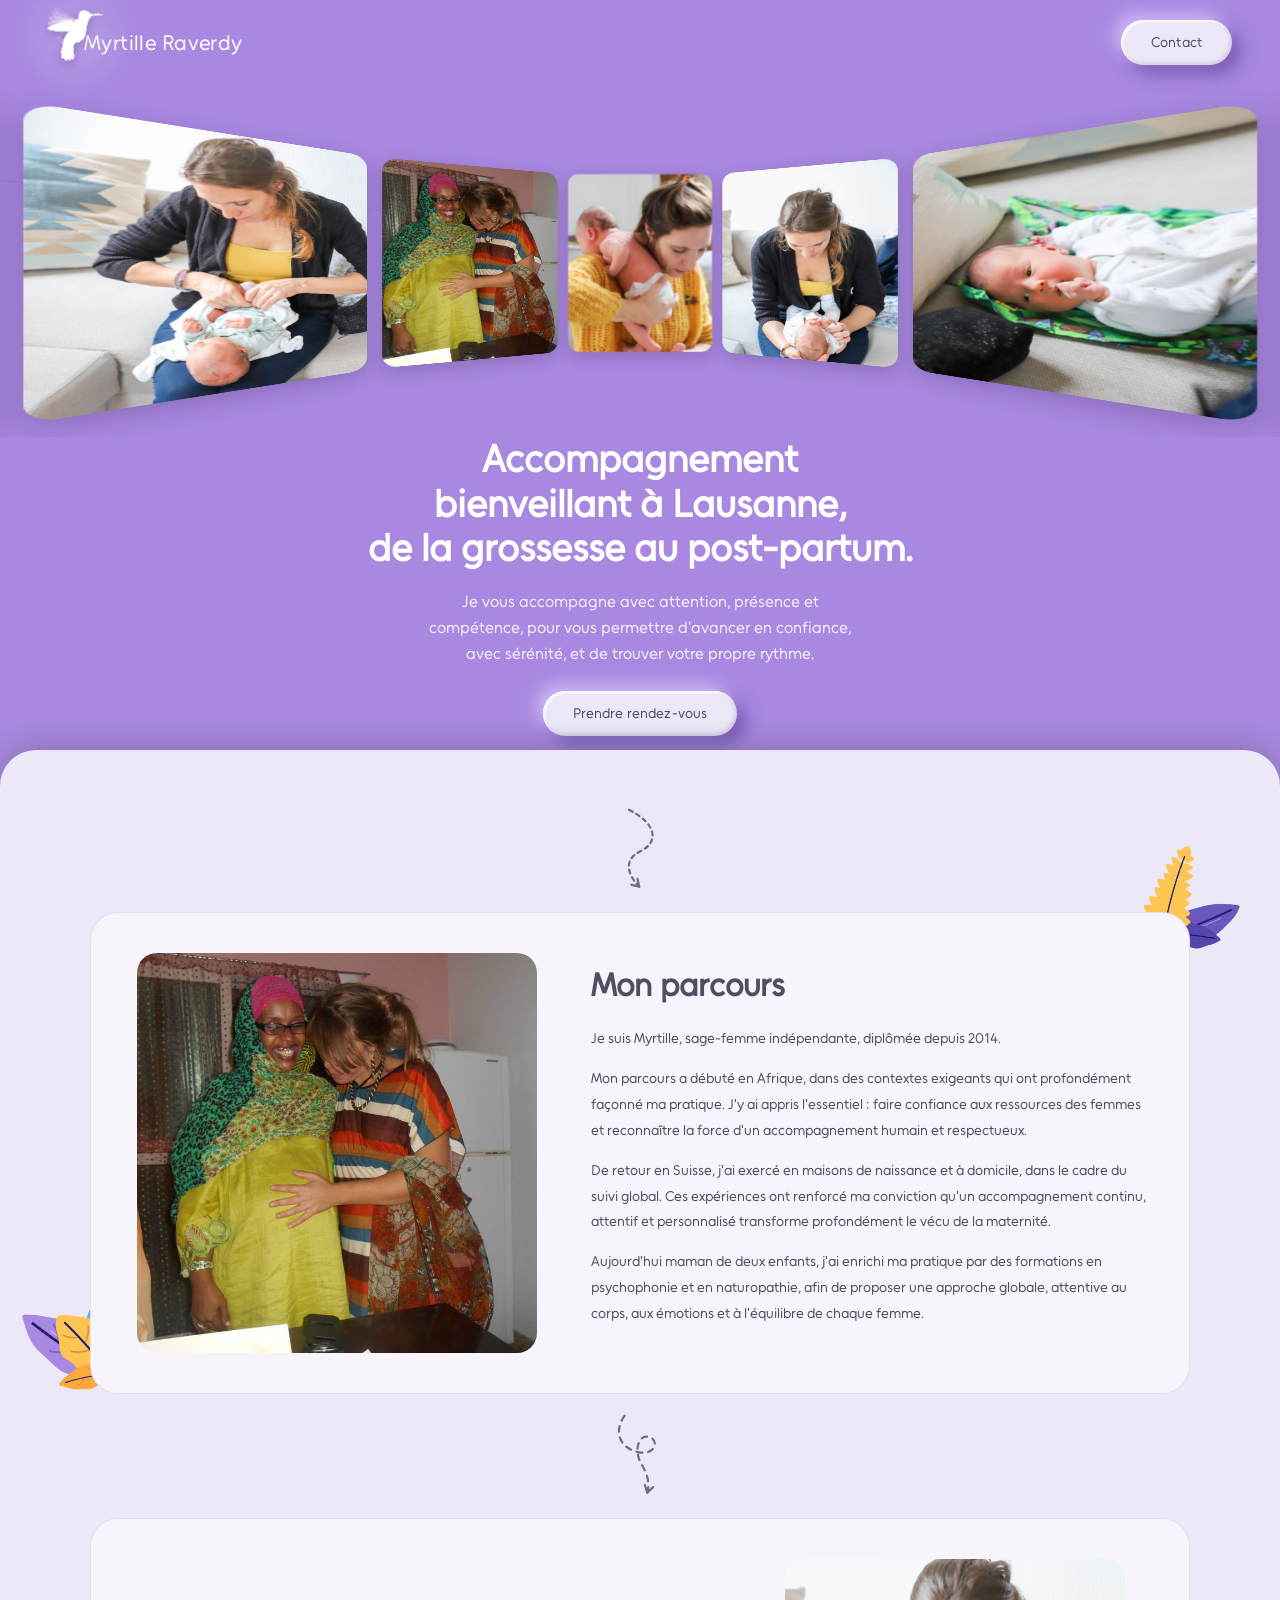
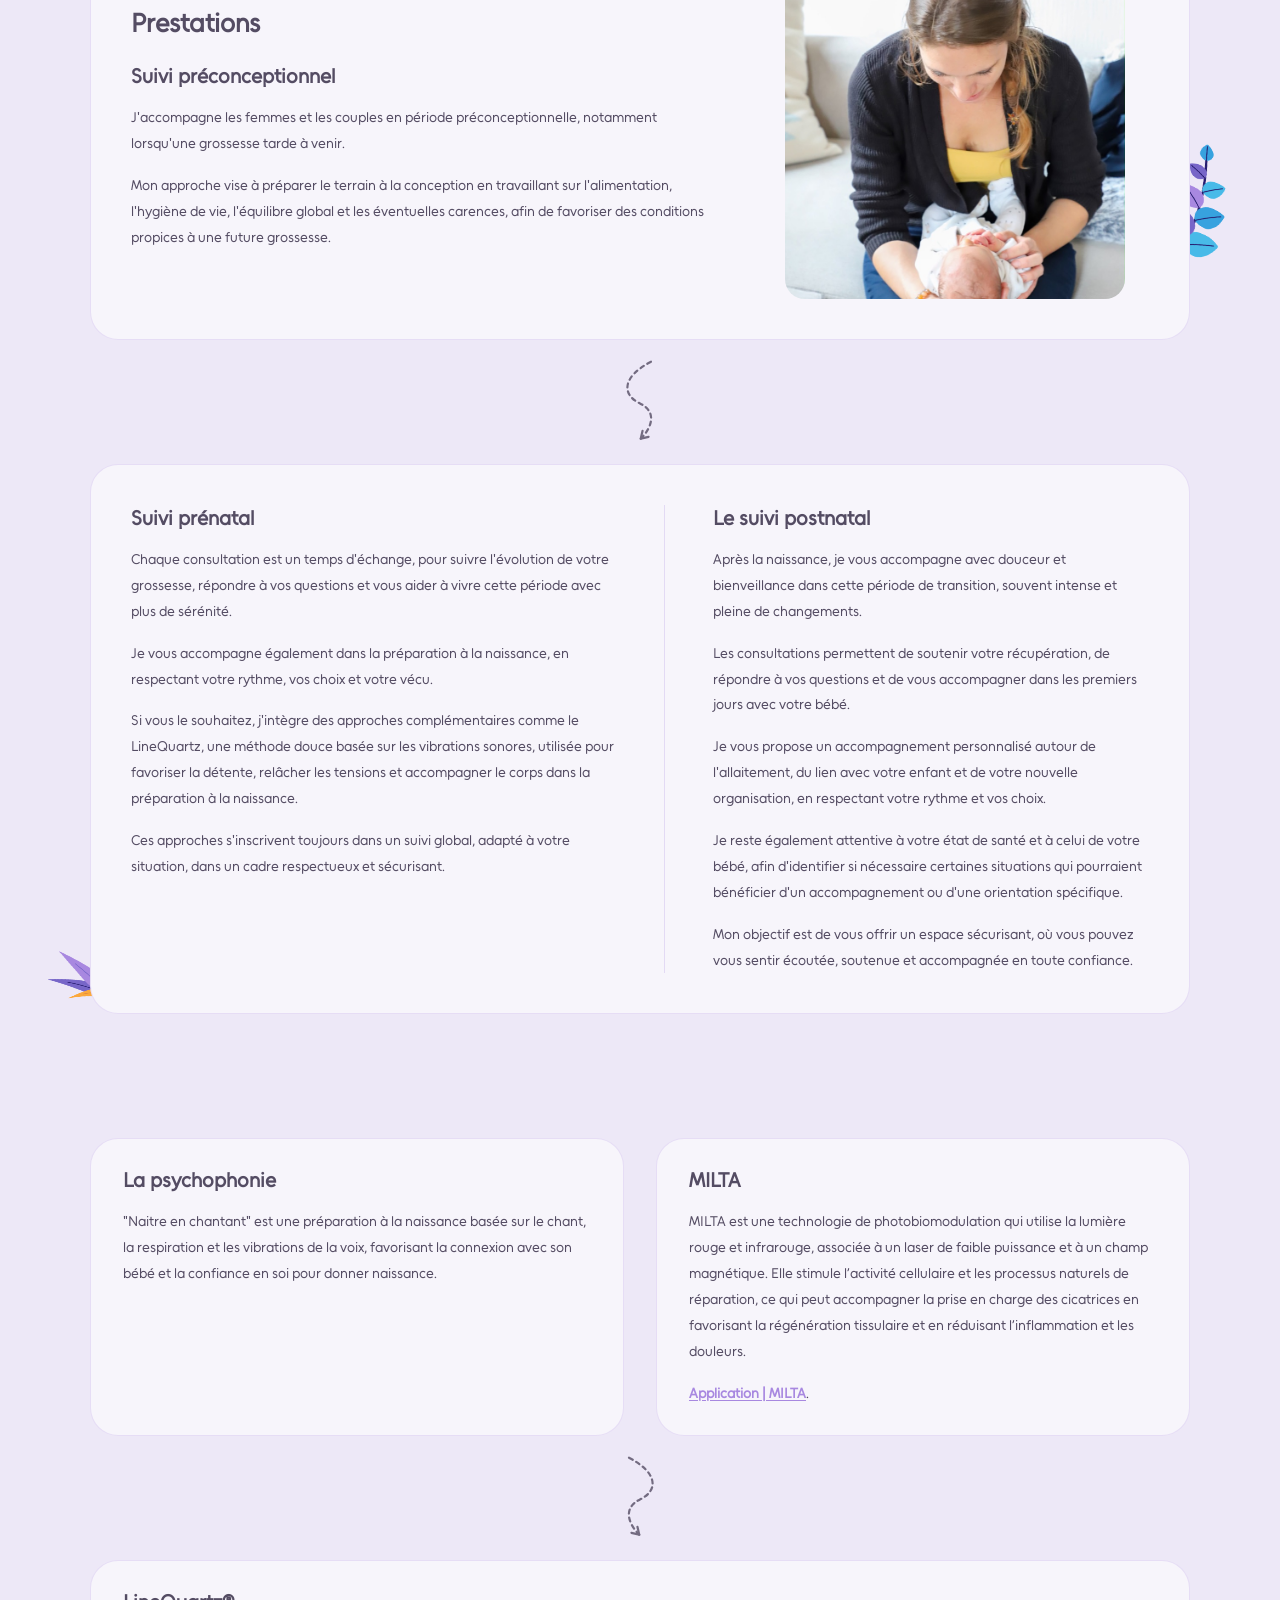
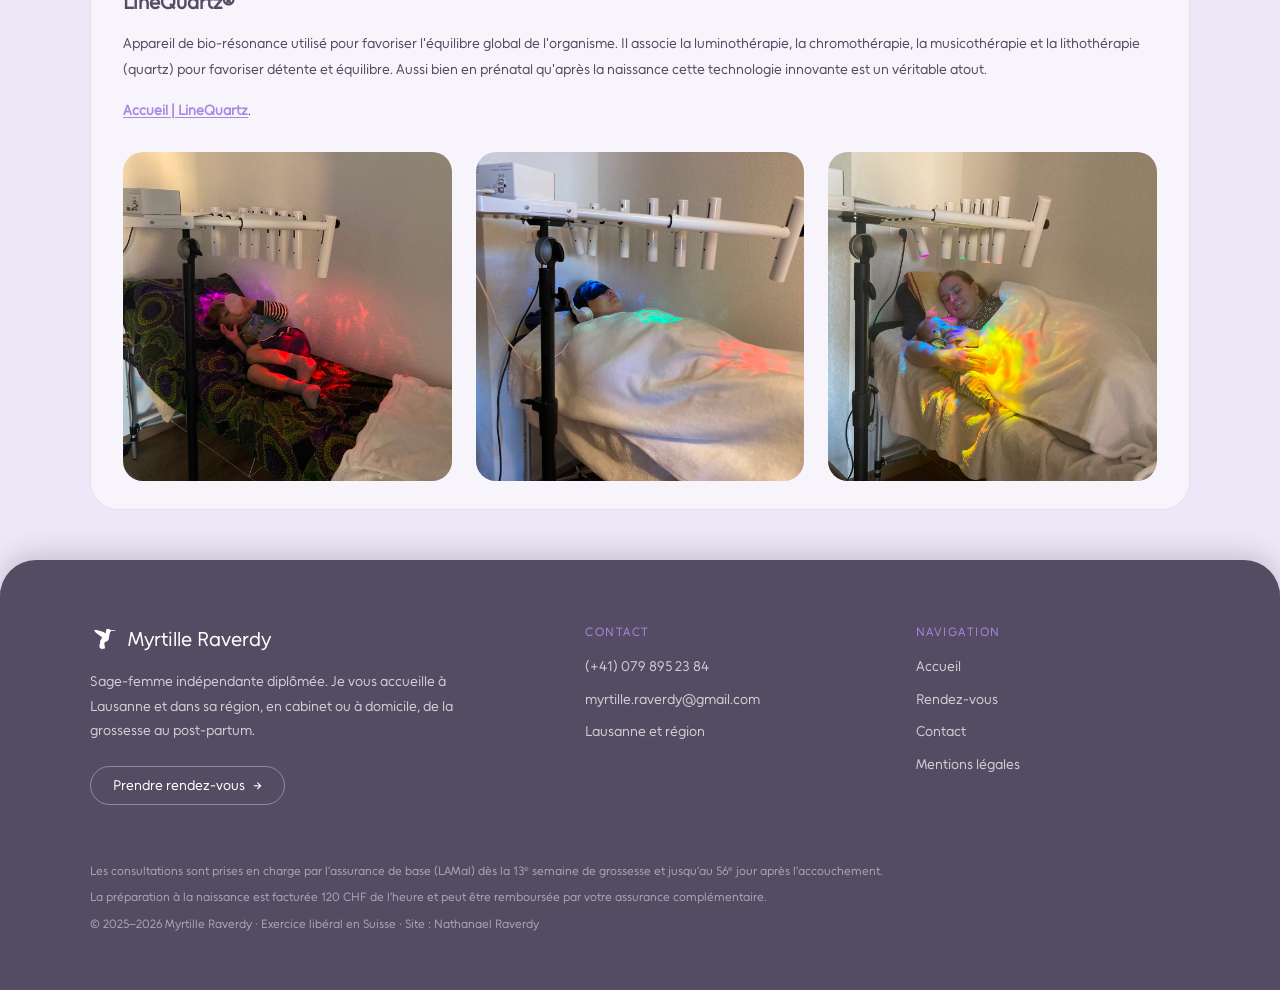
<file: myrtille raverdy/index.html>
<!DOCTYPE html>
<html lang="fr">
<head>
  <meta charset="UTF-8" />
  <meta name="viewport" content="width=device-width, initial-scale=1.0, viewport-fit=cover"/>
  <title>Myrtille Raverdy — Sage-femme à Lausanne</title>
  <link rel="stylesheet" href="assets/css/style.css?v=28" />
  <link rel="stylesheet" href="assets/css/home.css?v=26" />
  <link rel="icon" type="image/png" href="assets/images/logo-colibri-dark.png" />
</head>
<body>

<nav class="navbar">
  <a href="index.html" class="nav-brand" aria-label="Myrtille Raverdy – accueil"><img src="assets/images/logo-colibri-white.png" alt="" class="nav-brand__logo" /><span class="nav-brand__name">Myrtille Raverdy</span></a>
  <a href="rendez-vous.html" class="btn btn-primary nav-cta" id="nav-cta"><span class="nav-cta__full">Prendre rendez-vous</span><span class="nav-cta__short">Rendez-vous</span></a>
  <a href="contact.html" class="btn btn-outline">Contact</a>
</nav>

<section class="hero">
  <div class="hero-gallery" id="hero-gallery" aria-roledescription="carrousel" aria-label="Photos de consultations">
    <div class="hero-gallery__loader" role="status" aria-label="Chargement des photos"></div>
    <div class="hero-gallery__stage">
      <div class="hero-gallery__ring">
        <!-- ordre choisi pour ne pas placer côte à côte deux photos de la même scène -->
        <img src="assets/images/galerie/photo-06.jpg" alt="Myrtille porte un nouveau-né contre son épaule" class="hero-gallery__item" />
        <img src="assets/images/galerie/photo-01.jpg" alt="Myrtille tient un nouveau-né sur ses genoux" class="hero-gallery__item" />
        <img src="assets/images/galerie/photo-02.jpg" alt="Nouveau-né allongé sur un tapis coloré" class="hero-gallery__item" />
        <img src="assets/images/galerie/photo-08.jpg" alt="Myrtille auprès d'un nouveau-né" class="hero-gallery__item" />
        <img src="assets/images/galerie/photo-09.jpg" alt="Pesée du bébé" class="hero-gallery__item" />
        <img src="assets/images/galerie/photo-11.jpg" alt="Nouveau-né lové dans les bras" class="hero-gallery__item" />
        <img src="assets/images/galerie/photo-10.jpg" alt="Examen du nouveau-né sur les genoux" class="hero-gallery__item" />
        <img src="assets/images/galerie/photo-04.jpg" alt="Habillage du nouveau-né" class="hero-gallery__item" />
        <img src="assets/images/galerie/photo-14.jpg" alt="Myrtille auprès d'un nouveau-né sur le canapé" class="hero-gallery__item" />
        <img src="assets/images/galerie/photo-12.jpg" alt="Pesée du bébé à domicile" class="hero-gallery__item" />
        <img src="assets/images/galerie/photo-03.jpg" alt="Soin au nouveau-né" class="hero-gallery__item" />
        <img src="assets/images/galerie/photo-05.jpg" alt="Consultation à domicile" class="hero-gallery__item" />
        <img src="assets/images/galerie/photo-15.jpg" alt="Nouveau-né examiné sur un tapis" class="hero-gallery__item" />
        <img src="assets/images/galerie/photo-07.jpg" alt="Examen du nouveau-né" class="hero-gallery__item" />
        <img src="assets/images/galerie/photo-16.jpg" alt="Myrtille habille un nouveau-né" class="hero-gallery__item" />
        <img src="assets/images/galerie/photo-13.jpg" alt="Soin au nouveau-né sur les genoux" class="hero-gallery__item" />
        <img src="assets/images/ImageSageFemme.jpg" alt="Myrtille Raverdy, sage-femme" class="hero-gallery__item" />
      </div>
    </div>
  </div>

  <div class="hero__content">
    <!-- composition centrée « en triangle » : chaque ligne un peu plus large
         que la précédente, sous la photo centrale du carrousel -->
    <h1 class="hero__title">
      <span class="hero__title-line">Accompagnement</span>
      <span class="hero__title-line">bienveillant à Lausanne,</span>
      <span class="hero__title-line">de la grossesse au post-partum.</span>
    </h1>
    <p class="hero__subtitle">
      Je vous accompagne avec attention, présence et compétence, pour vous permettre d'avancer en confiance, avec sérénité, et de trouver votre propre rythme.
    </p>
    <div class="hero__cta">
      <a href="rendez-vous.html" class="btn btn-primary" id="hero-cta">Prendre rendez-vous</a>
    </div>
  </div>
</section>

<div class="main-content">
  <div class="flow-arrow flow-arrow--onload" aria-hidden="true"><img src="assets/images/fleche-courbe.svg" alt="" /></div>

  <section class="section-about">
    <img src="assets/images/plantes/plante-bouquet.svg" alt="" aria-hidden="true" class="plante plante--about" />
    <img src="assets/images/plantes/plante-fougere.svg" alt="" aria-hidden="true" class="plante plante--about-top" />
    <div class="section-about__illustration reveal">
      <img src="assets/images/ImageSageFemme.jpg" alt="Myrtille Raverdy, sage-femme" style="max-height: 400px" class="lightbox-img" />
    </div>
    <div class="section-about__text reveal">
      <h2>Mon parcours</h2>
      <p>Je suis Myrtille, sage-femme indépendante, diplômée depuis 2014.</p>
      <p>
        Mon parcours a débuté en Afrique, dans des contextes exigeants qui ont profondément façonné ma pratique. J'y ai appris l'essentiel : faire confiance aux ressources des femmes et reconnaître la force d'un accompagnement humain et respectueux.
      </p>
      <p>
        De retour en Suisse, j'ai exercé en maisons de naissance et à domicile, dans le cadre du suivi global. Ces expériences ont renforcé ma conviction qu'un accompagnement continu, attentif et personnalisé transforme profondément le vécu de la maternité.
      </p>
      <p>
        Aujourd'hui maman de deux enfants, j'ai enrichi ma pratique par des formations en psychophonie et en naturopathie, afin de proposer une approche globale, attentive au corps, aux émotions et à l'équilibre de chaque femme.
      </p>
    </div>
  </section>

  <div class="flow-arrow" aria-hidden="true"><img src="assets/images/fleche-boucle.svg" alt="" /></div>

  <section class="services">
    <div class="service-block service-block--intro reveal">
      <img src="assets/images/plantes/plante-myrtille.svg?v=2" alt="" aria-hidden="true" class="plante plante--intro" />
      <div class="service-block__text">
        <h3>Prestations</h3>
        <h2>Suivi préconceptionnel</h2>
        <p>
          J'accompagne les femmes et les couples en période préconceptionnelle, notamment lorsqu'une grossesse tarde à venir.
        </p>
        <p>
          Mon approche vise à préparer le terrain à la conception en travaillant sur l'alimentation, l'hygiène de vie, l'équilibre global et les éventuelles carences, afin de favoriser des conditions propices à une future grossesse.
        </p>
      </div>
      <div class="service-block__illustration">
        <img src="assets/images/galerie/photo-01.jpg" alt="Myrtille avec un nouveau-né" class="service-block__photo lightbox-img" />
      </div>
    </div>

    <div class="flow-arrow flow-arrow--mirror" aria-hidden="true"><img src="assets/images/fleche-courbe.svg" alt="" /></div>

    <div class="service-block service-block--pair reveal">
      <img src="assets/images/plantes/plante-herbes.svg" alt="" aria-hidden="true" class="plante plante--pair" />
      <div class="service-sub">
          <h2>Suivi prénatal</h2>
          <p>
            Chaque consultation est un temps d'échange, pour suivre l'évolution de votre grossesse, répondre à vos questions et vous aider à vivre cette période avec plus de sérénité.
          </p>
          <p>
            Je vous accompagne également dans la préparation à la naissance, en respectant votre rythme, vos choix et votre vécu.
          </p>
          <p>
            Si vous le souhaitez, j'intègre des approches complémentaires comme le LineQuartz, une méthode douce basée sur les vibrations sonores, utilisée pour favoriser la détente, relâcher les tensions et accompagner le corps dans la préparation à la naissance.
          </p>
          <p>
            Ces approches s'inscrivent toujours dans un suivi global, adapté à votre situation, dans un cadre respectueux et sécurisant.
          </p>
      </div>
      <div class="service-sub">
          <h2>Le suivi postnatal</h2>
          <p>
            Après la naissance, je vous accompagne avec douceur et bienveillance dans cette période de transition, souvent intense et pleine de changements.
          </p>
          <p>
            Les consultations permettent de soutenir votre récupération, de répondre à vos questions et de vous accompagner dans les premiers jours avec votre bébé.
          </p>
          <p>
            Je vous propose un accompagnement personnalisé autour de l'allaitement, du lien avec votre enfant et de votre nouvelle organisation, en respectant votre rythme et vos choix.
          </p>
          <p>
            Je reste également attentive à votre état de santé et à celui de votre bébé, afin d'identifier si nécessaire certaines situations qui pourraient bénéficier d'un accompagnement ou d'une orientation spécifique.
          </p>
          <p>
            Mon objectif est de vous offrir un espace sécurisant, où vous pouvez vous sentir écoutée, soutenue et accompagnée en toute confiance.
          </p>
      </div>
    </div>
  </section>

  <div class="flow-arrow flow-arrow--mirror" aria-hidden="true"><img src="assets/images/fleche-boucle.svg" alt="" /></div>

  <section class="two-columns reveal">
    <div class="two-columns__col">
      <img src="assets/images/plantes/plante-pousse.svg" alt="" aria-hidden="true" class="plante plante--psy" />
      <h2>La psychophonie</h2>
      <p>
        "Naitre en chantant" est une préparation à la naissance basée sur le chant, la respiration et les vibrations de la voix, favorisant la connexion avec son bébé et la confiance en soi pour donner naissance.
      </p>
    </div>
    <div class="flow-arrow flow-arrow--mirror flow-arrow--mobile" aria-hidden="true"><img src="assets/images/fleche-boucle.svg" alt="" /></div>
    <div class="flow-arrow flow-arrow--grid" aria-hidden="true"><img src="assets/images/fleche-courbe.svg" alt="" /></div>
    <div class="two-columns__col two-columns__col--linequartz">
      <img src="assets/images/plantes/plante-bouquet.svg" alt="" aria-hidden="true" class="plante plante--lq" />
      <h2>LineQuartz®</h2>
      <p>
        Appareil de bio-résonance utilisé pour favoriser l'équilibre global de l'organisme. Il associe la luminothérapie, la chromothérapie, la musicothérapie et la lithothérapie (quartz) pour favoriser détente et équilibre. Aussi bien en prénatal qu'après la naissance cette technologie innovante est un véritable atout.

      </p>
      <p>
        <a href="https://www.linequartz.com" target="_blank" rel="noopener">Accueil | LineQuartz</a>.
      </p>
      <div class="linequartz-gallery">
        <img src="assets/images/Image lumino 1.jpeg" alt="Séance LineQuartz" class="lightbox-img" />
        <img src="assets/images/Image lumino 2.jpeg" alt="Séance LineQuartz" class="lightbox-img" />
        <img src="assets/images/Image lumino 3.jpeg" alt="Séance LineQuartz" class="lightbox-img" />
      </div>
    </div>
    <div class="two-columns__col">
      <img src="assets/images/plantes/plante-eucalyptus.svg" alt="" aria-hidden="true" class="plante plante--milta" />
      <h2>MILTA</h2>
      <p>
        MILTA est une technologie de photobiomodulation qui utilise la lumière rouge et infrarouge, associée à un laser de faible puissance et à un champ magnétique. Elle stimule l’activité cellulaire et les processus naturels de réparation, ce qui peut accompagner la prise en charge des cicatrices en favorisant la régénération tissulaire et en réduisant l’inflammation et les douleurs.
      </p>
      <p>
        <a href="https://www.milta.fr/application/gynecologique/" target="_blank" rel="noopener">Application | MILTA</a>.
      </p>
    </div>
  </section>
</div>

<footer class="site-footer">
  <div class="site-footer__inner">
    <div class="site-footer__brand">
      <a href="index.html" class="site-footer__logo"><img src="assets/images/logo-colibri-white.png" alt="" />Myrtille Raverdy</a>
      <p>Sage-femme indépendante diplômée. Je vous accueille à Lausanne et dans sa région, en cabinet ou à domicile, de la grossesse au post-partum.</p>
      <a href="rendez-vous.html" class="site-footer__cta">Prendre rendez-vous <span aria-hidden="true">→</span></a>
    </div>

    <div class="site-footer__col">
      <h2 class="site-footer__heading">Contact</h2>
      <ul>
        <li><a href="tel:+41798952384">(+41) 079 895 23 84</a></li>
        <li><a href="mailto:myrtille.raverdy@gmail.com">myrtille.raverdy@gmail.com</a></li>
        <li>Lausanne et région</li>
      </ul>
    </div>

    <div class="site-footer__col">
      <h2 class="site-footer__heading">Navigation</h2>
      <ul>
        <li><a href="index.html">Accueil</a></li>
        <li><a href="rendez-vous.html">Rendez-vous</a></li>
        <li><a href="contact.html">Contact</a></li>
        <li><a href="mentions-legales.html">Mentions légales</a></li>
      </ul>
    </div>

    <div class="site-footer__bottom">
      <p>Les consultations sont prises en charge par l’assurance de base (LAMal) dès la 13ᵉ semaine de grossesse et jusqu’au 56ᵉ jour après l’accouchement.</p>
      <p>La préparation à la naissance est facturée 120 CHF de l’heure et peut être remboursée par votre assurance complémentaire.</p>
      <p>© 2025–2026 Myrtille Raverdy · Exercice libéral en Suisse · Site : Nathanael Raverdy</p>
    </div>
  </div>

</footer>

<script src="assets/js/main.js?v=13"></script>
<script src="assets/js/colibri.js?v=8"></script>
<script src="assets/js/hero-gallery.js?v=12"></script>
<script src="assets/js/plantes.js?v=4"></script>

</body>
</html>
</file>
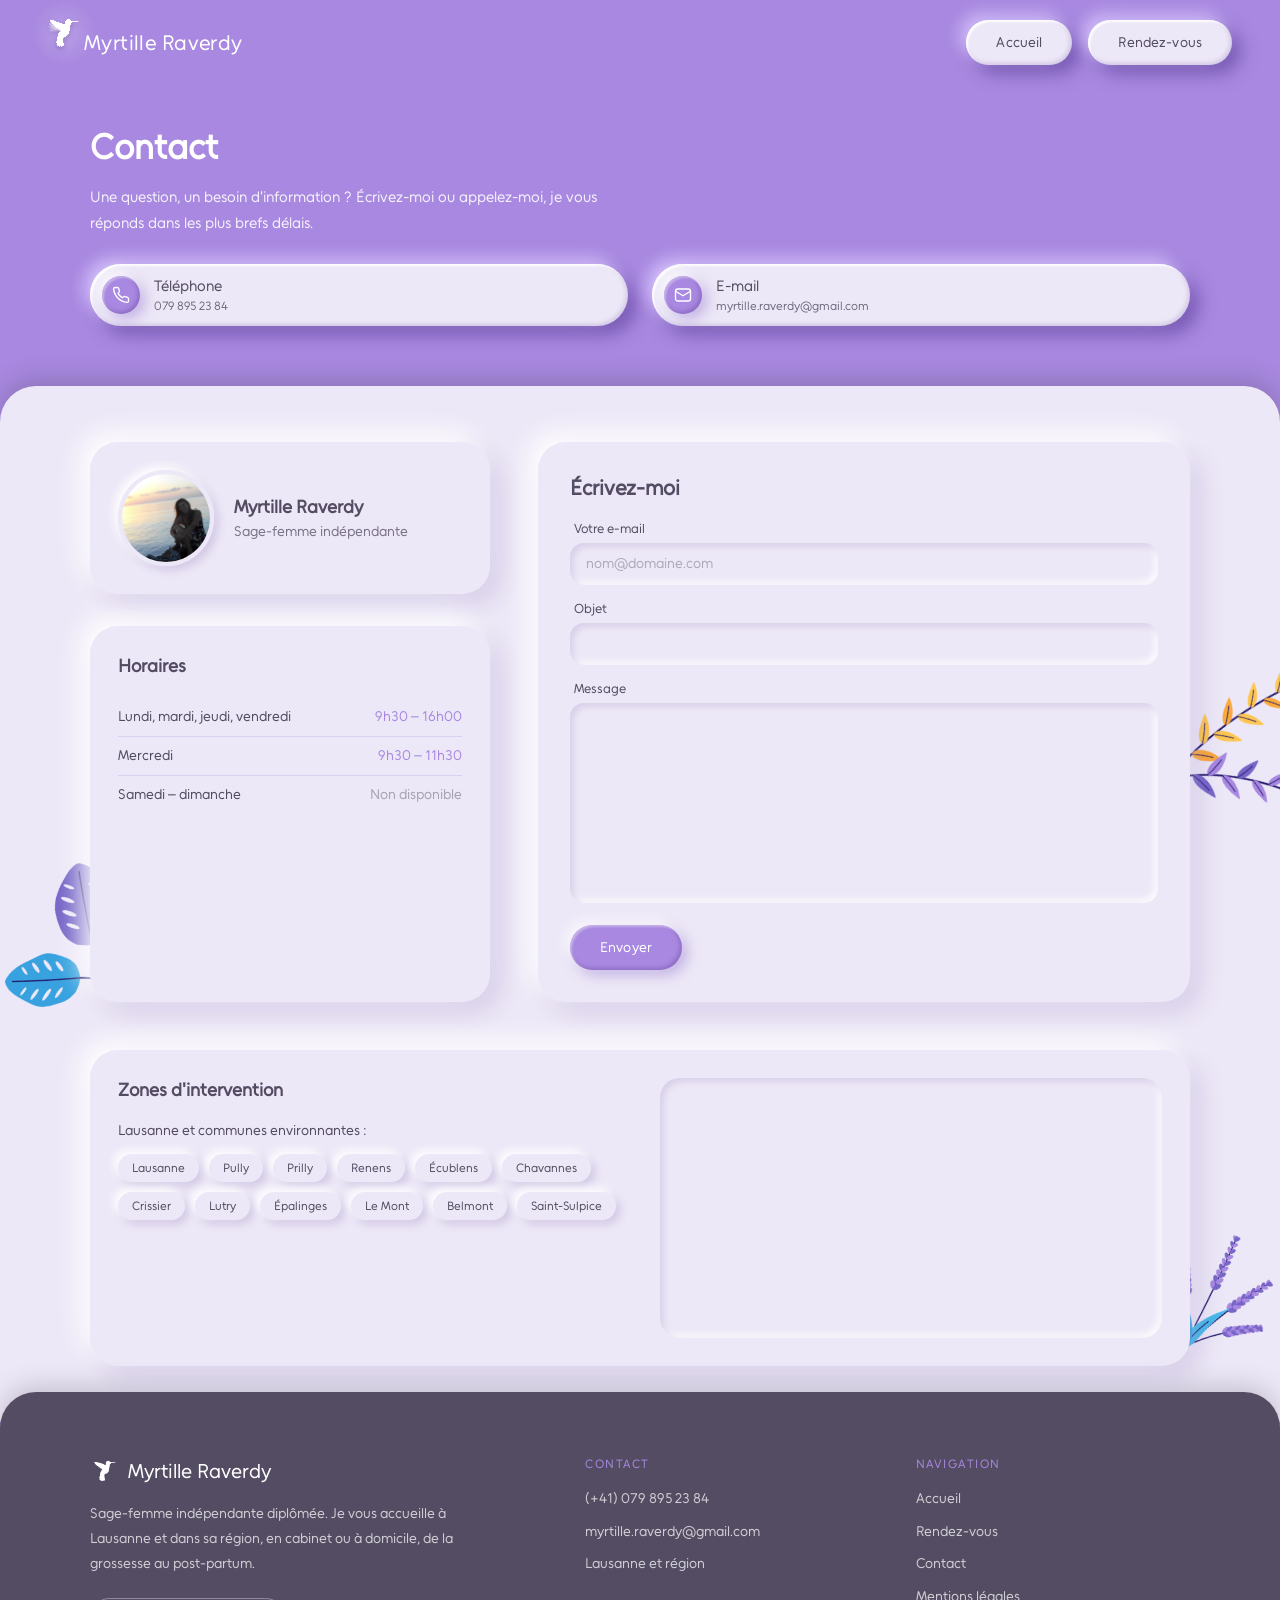
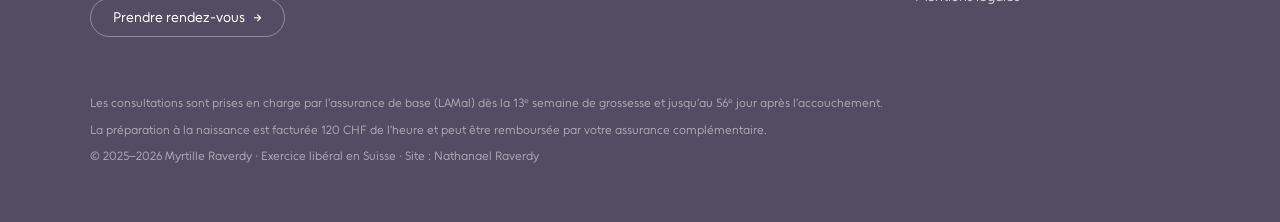
<file: myrtille raverdy/contact.html>
<!DOCTYPE html>
<html lang="fr">
<head>
    <meta charset="UTF-8" />
    <meta name="viewport" content="width=device-width, initial-scale=1.0, viewport-fit=cover"/>
    <title>Contact — Myrtille Raverdy</title>
    <link rel="stylesheet" href="assets/css/style.css?v=28" />
    <link rel="stylesheet" href="assets/css/contact.css?v=22" />
  <link rel="icon" type="image/png" href="assets/images/logo-colibri-dark.png" />
</head>
<body>

<nav class="navbar">
    <a href="index.html" class="nav-brand" aria-label="Myrtille Raverdy – accueil"><img src="assets/images/logo-colibri-white.png" alt="" class="nav-brand__logo" /><span class="nav-brand__name">Myrtille Raverdy</span></a>
    <a href="index.html" class="btn btn-outline">Accueil</a>
    <a href="rendez-vous.html" class="btn btn-primary">Rendez-vous</a>
</nav>

<header class="page-hero">
    <div class="page-hero__content">
        <h1 class="page-hero__title">Contact</h1>
        <p class="page-hero__subtitle">
            Une question, un besoin d'information&nbsp;? Écrivez-moi ou appelez-moi, je vous réponds dans les plus brefs délais.
        </p>
        <ul class="contact-quick" aria-label="Me joindre">
            <li>
                <a class="contact-quick__item" href="tel:+41798952384">
                    <span class="contact-quick__icon"><svg width="18" height="18" viewBox="0 0 24 24" fill="none" stroke="currentColor" stroke-width="1.8" stroke-linecap="round" stroke-linejoin="round" aria-hidden="true"><path d="M22 16.9v3a2 2 0 0 1-2.2 2 19.8 19.8 0 0 1-8.6-3.1 19.5 19.5 0 0 1-6-6A19.8 19.8 0 0 1 2.1 4.2 2 2 0 0 1 4.1 2h3a2 2 0 0 1 2 1.7c.1.9.4 1.8.7 2.7a2 2 0 0 1-.5 2.1L8 9.8a16 16 0 0 0 6 6l1.3-1.3a2 2 0 0 1 2.1-.4c.9.3 1.8.6 2.7.7a2 2 0 0 1 1.7 2z"/></svg></span>
                    <span class="contact-quick__text"><strong>Téléphone</strong><small>079 895 23 84</small></span>
                </a>
            </li>
            <li>
                <a class="contact-quick__item" href="mailto:myrtille.raverdy@gmail.com">
                    <span class="contact-quick__icon"><svg width="18" height="18" viewBox="0 0 24 24" fill="none" stroke="currentColor" stroke-width="1.8" stroke-linecap="round" stroke-linejoin="round" aria-hidden="true"><rect x="2" y="4" width="20" height="16" rx="3"/><path d="M22 7l-10 6L2 7"/></svg></span>
                    <span class="contact-quick__text"><strong>E-mail</strong><small>myrtille.raverdy<wbr>@gmail.com</small></span>
                </a>
            </li>
        </ul>
    </div>
</header>

<div class="page-panel contact-page">
    <div class="contact-layout">

        <div class="contact-left">

            <div class="neu-card contact-about">
                <img src="assets/images/Myrtille.jpg" alt="Myrtille Raverdy, sage-femme" class="contact-about__photo" />
                <div>
                    <h2 class="contact-about__name">Myrtille Raverdy</h2>
                    <p class="contact-about__role">Sage-femme indépendante</p>
                </div>
            </div>

            <div class="neu-card">
                <img src="assets/images/plantes/plante-monstera.svg" alt="" aria-hidden="true" class="plante plante--ct-horaires" />
                <h2 class="neu-card__title">Horaires</h2>
                <div class="contact-horaires">
                    <div class="contact-horaires__ligne">
                        <span>Lundi, mardi, jeudi, vendredi</span>
                        <span>9h30 – 16h00</span>
                    </div>
                    <div class="contact-horaires__ligne">
                        <span>Mercredi</span>
                        <span>9h30 – 11h30</span>
                    </div>
                    <div class="contact-horaires__ligne">
                        <span>Samedi – dimanche</span>
                        <span class="contact-horaires__off">Non disponible</span>
                    </div>
                </div>
            </div>

        </div>

        <div class="neu-card contact-form-section">
            <img src="assets/images/plantes/plante-olivier.svg" alt="" aria-hidden="true" class="plante plante--ct-form" />

            <h2 class="contact-form-section__title">Écrivez-moi</h2>

            <div class="contact-form" id="contact-form">

                <div class="contact-form__group">
                    <label for="contact-email">Votre e-mail</label>
                    <input type="email" id="contact-email" placeholder="nom@domaine.com" />
                    <span class="contact-error" id="contact-email-error">
                        Veuillez entrer une adresse email valide (ex: nom@domaine.com)
                    </span>
                </div>

                <div class="contact-form__group">
                    <label for="contact-objet">Objet</label>
                    <input type="text" id="contact-objet" placeholder="" />
                </div>

                <div class="contact-form__group contact-form__group--message">
                    <label for="contact-message">Message</label>
                    <textarea id="contact-message" placeholder=""></textarea>
                </div>

                <button class="btn btn-envoyer" id="btn-envoyer">Envoyer</button>

            </div>

            <div class="contact-confirmation" id="contact-confirmation">
                <p id="contact-confirmation-text"></p>
            </div>

        </div>


            <div class="neu-card contact-zones-card" id="zones">
                <img src="assets/images/plantes/plante-lavande.svg" alt="" aria-hidden="true" class="plante plante--ct-zones" />
                <div class="contact-zones-card__text">
                <h2 class="neu-card__title">Zones d'intervention</h2>
                <p class="contact-zones__intro">Lausanne et communes environnantes :</p>
                <div class="contact-zones">
                    <span class="zone-tag">Lausanne</span>
                    <span class="zone-tag">Pully</span>
                    <span class="zone-tag">Prilly</span>
                    <span class="zone-tag">Renens</span>
                    <span class="zone-tag">Écublens</span>
                    <span class="zone-tag">Chavannes</span>
                    <span class="zone-tag">Crissier</span>
                    <span class="zone-tag">Lutry</span>
                    <span class="zone-tag">Épalinges</span>
                    <span class="zone-tag">Le Mont</span>
                    <span class="zone-tag">Belmont</span>
                    <span class="zone-tag">Saint-Sulpice</span>
                </div>
                </div>
                <div class="contact-map">
                    <iframe
                            src="https://www.google.com/maps/embed?pb=!1m18!1m12!1m3!1d43879.41!2d6.6322734!3d46.5196535!2m3!1f0!2f0!3f0!3m2!1i1024!2i768!4f13.1!3m3!1m2!1s0x478c29b2d75e7b41%3A0x728cf46b6c5ca5cb!2sLausanne!5e0!3m2!1sfr!2sfr!4v1710000000000!5m2!1sfr!2sfr"
                            width="100%" height="220"
                            title="Carte de Lausanne"
                            allowfullscreen="" loading="lazy"
                            referrerpolicy="no-referrer-when-downgrade">
                    </iframe>
                </div>
            </div>

    </div>
</div>

<footer class="site-footer">
  <div class="site-footer__inner">
    <div class="site-footer__brand">
      <a href="index.html" class="site-footer__logo"><img src="assets/images/logo-colibri-white.png" alt="" />Myrtille Raverdy</a>
      <p>Sage-femme indépendante diplômée. Je vous accueille à Lausanne et dans sa région, en cabinet ou à domicile, de la grossesse au post-partum.</p>
      <a href="rendez-vous.html" class="site-footer__cta">Prendre rendez-vous <span aria-hidden="true">→</span></a>
    </div>

    <div class="site-footer__col">
      <h2 class="site-footer__heading">Contact</h2>
      <ul>
        <li><a href="tel:+41798952384">(+41) 079 895 23 84</a></li>
        <li><a href="mailto:myrtille.raverdy@gmail.com">myrtille.raverdy@gmail.com</a></li>
        <li>Lausanne et région</li>
      </ul>
    </div>

    <div class="site-footer__col">
      <h2 class="site-footer__heading">Navigation</h2>
      <ul>
        <li><a href="index.html">Accueil</a></li>
        <li><a href="rendez-vous.html">Rendez-vous</a></li>
        <li><a href="contact.html">Contact</a></li>
        <li><a href="mentions-legales.html">Mentions légales</a></li>
      </ul>
    </div>

    <div class="site-footer__bottom">
      <p>Les consultations sont prises en charge par l’assurance de base (LAMal) dès la 13ᵉ semaine de grossesse et jusqu’au 56ᵉ jour après l’accouchement.</p>
      <p>La préparation à la naissance est facturée 120 CHF de l’heure et peut être remboursée par votre assurance complémentaire.</p>
      <p>© 2025–2026 Myrtille Raverdy · Exercice libéral en Suisse · Site : Nathanael Raverdy</p>
    </div>
  </div>

</footer>

<script src="assets/js/main.js?v=13"></script>
<script src="assets/js/colibri.js?v=8"></script>
<script src="assets/js/contact.js?v=8"></script>
<script src="assets/js/plantes.js?v=4"></script>

</body>
</html>
</file>
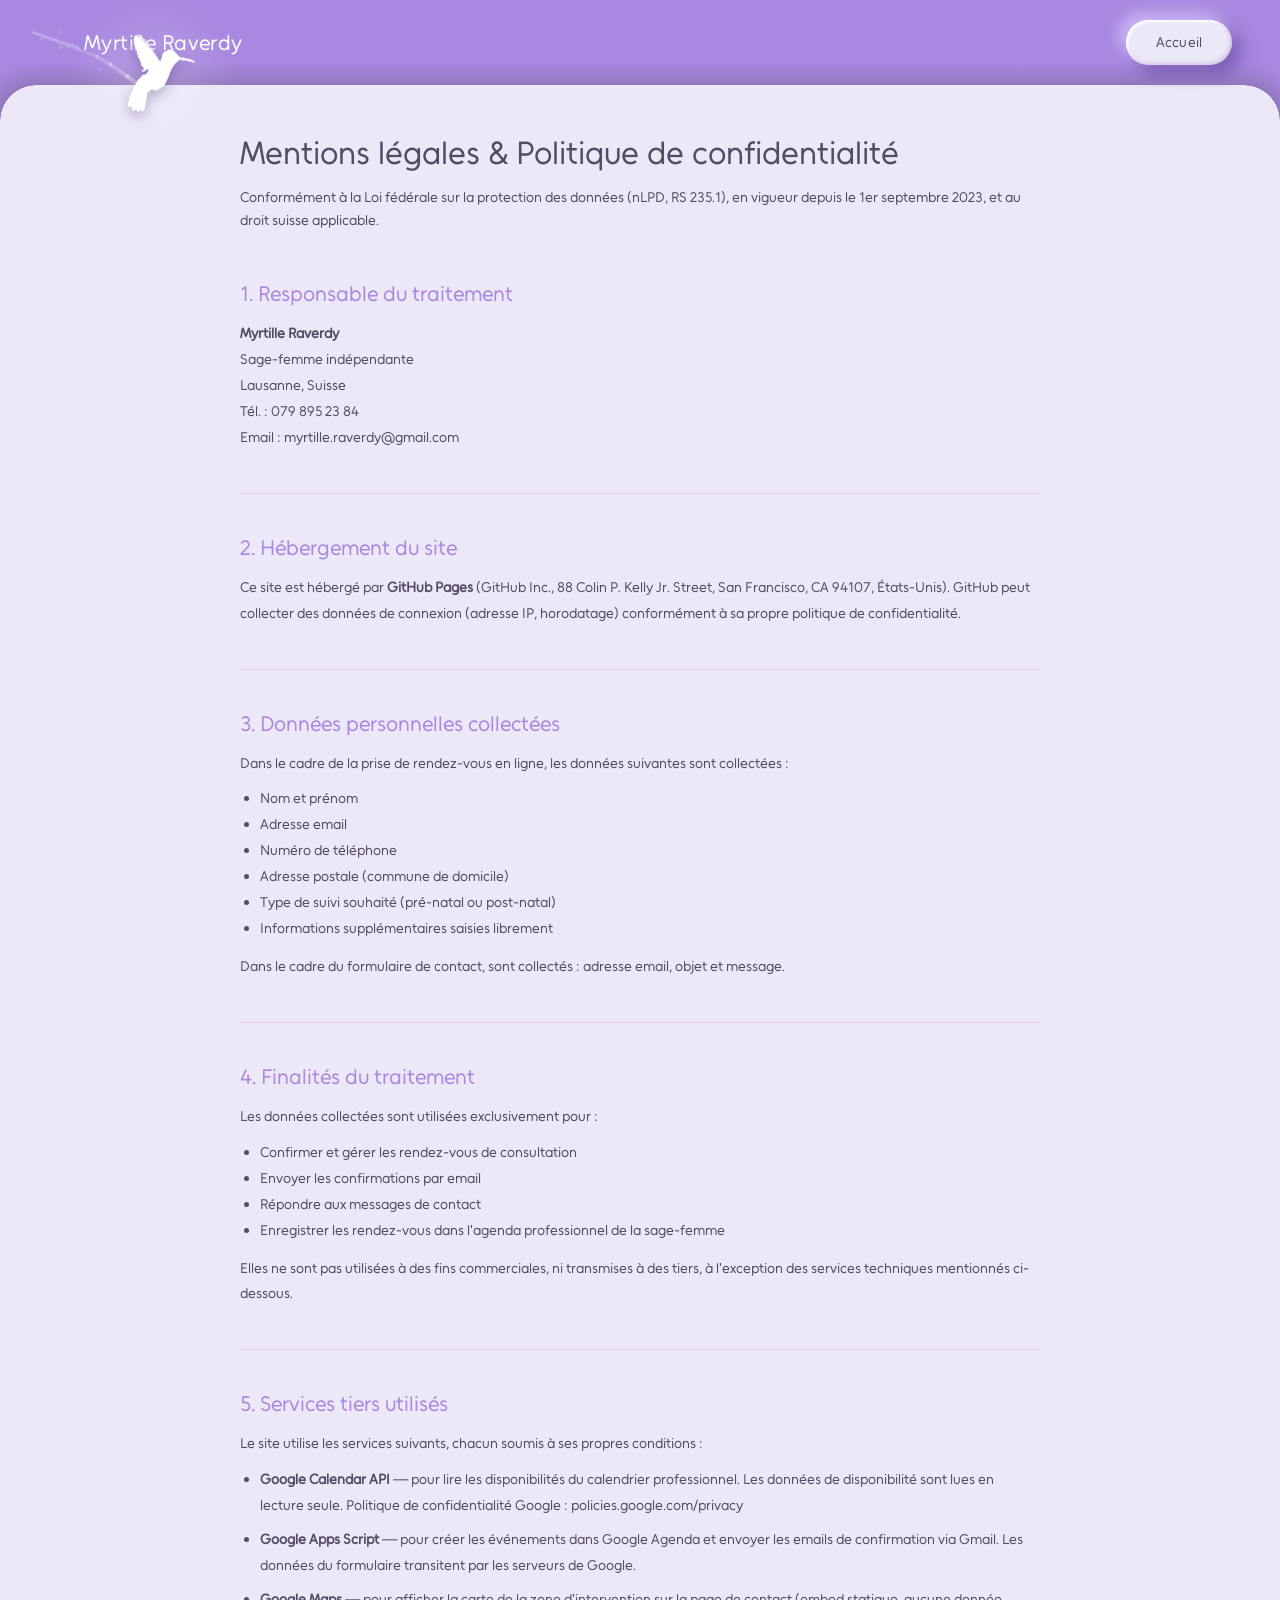
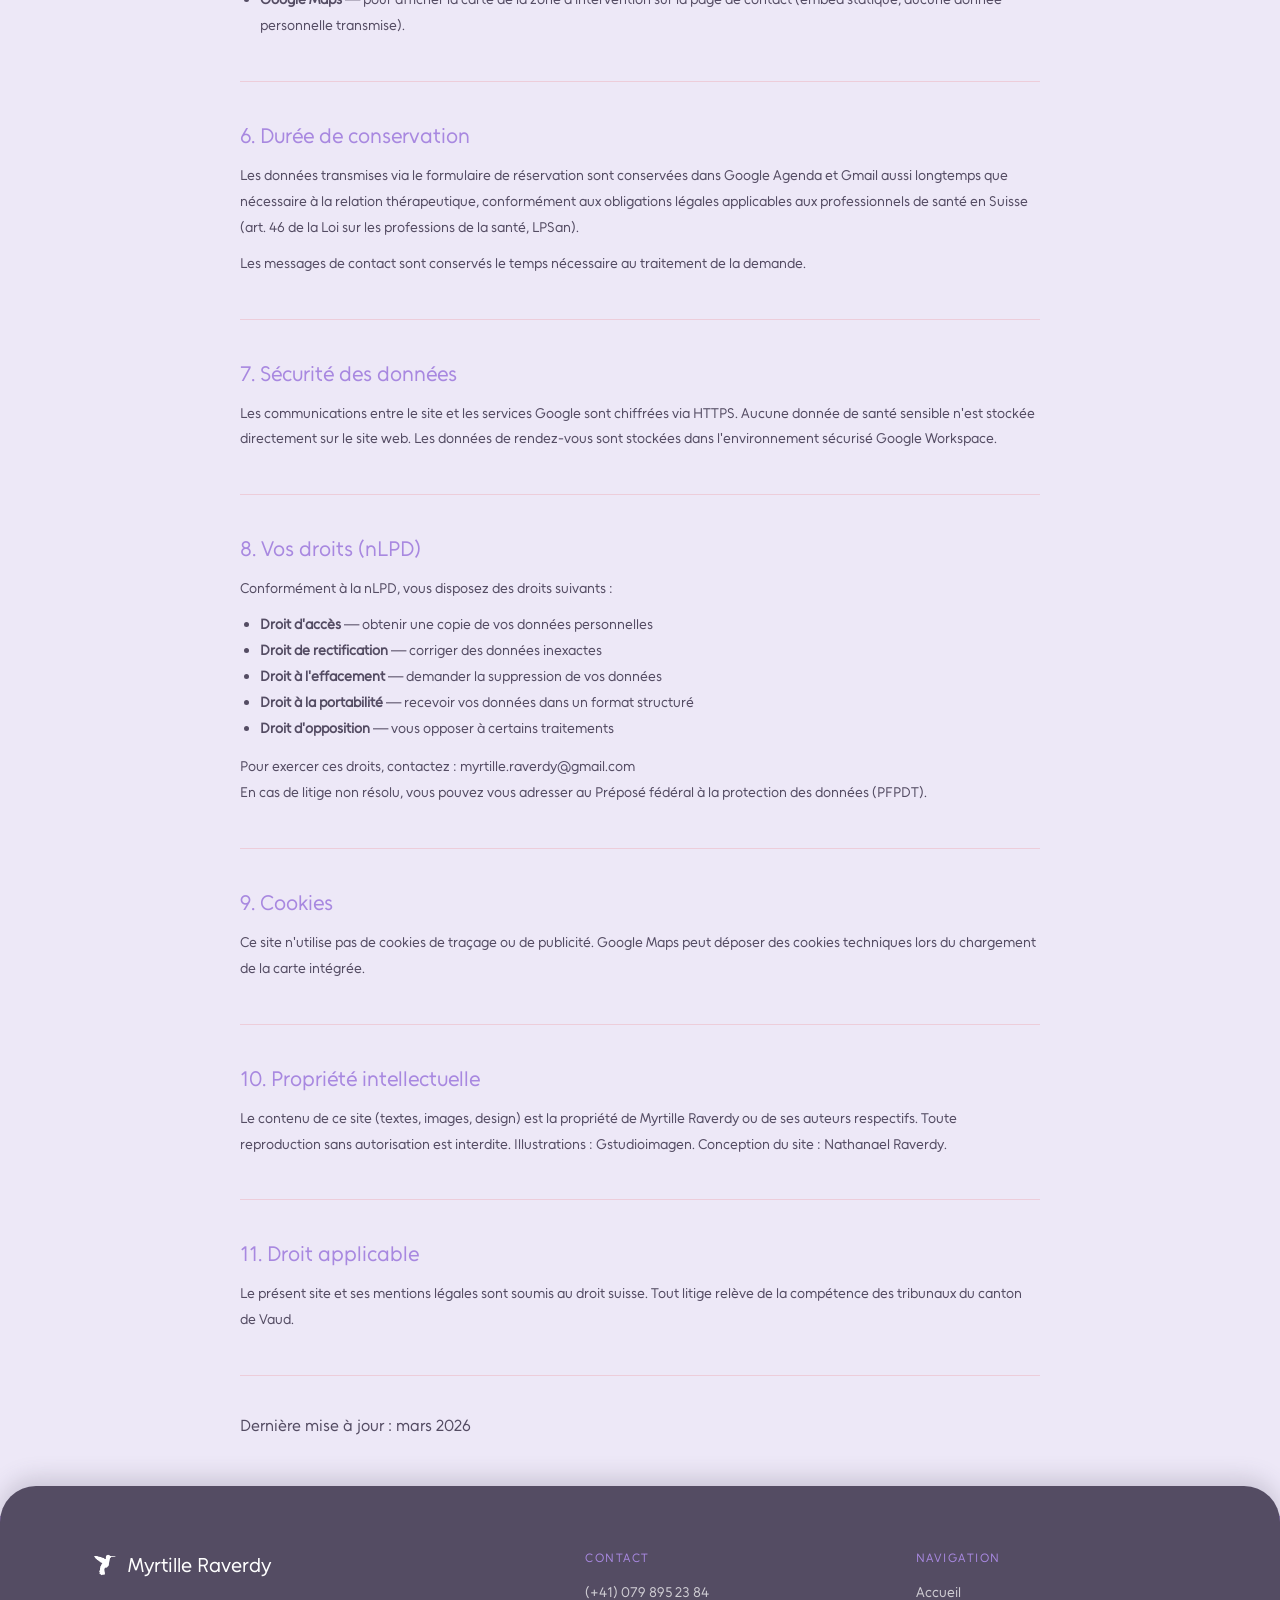
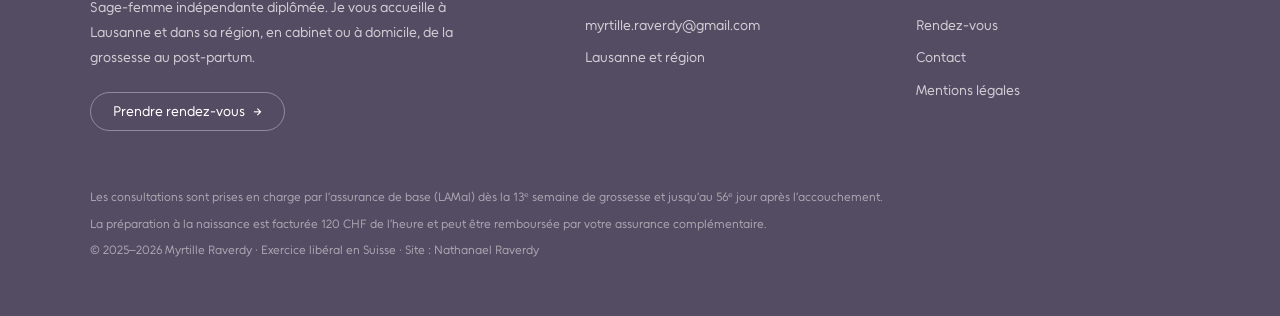
<file: myrtille raverdy/mentions-legales.html>
<!DOCTYPE html>
<html lang="fr">
<head>
  <meta charset="UTF-8" />
  <meta name="viewport" content="width=device-width, initial-scale=1.0, viewport-fit=cover"/>
  <title>Mentions légales — Myrtille Raverdy</title>
  <link rel="stylesheet" href="assets/css/style.css?v=28" />
  <link rel="stylesheet" href="assets/css/mentions-legales.css?v=9" />
  <link rel="icon" type="image/png" href="assets/images/logo-colibri-dark.png" />
</head>
<body>

<nav class="navbar">
  <a href="index.html" class="nav-brand" aria-label="Myrtille Raverdy – accueil"><img src="assets/images/logo-colibri-white.png" alt="" class="nav-brand__logo" /><span class="nav-brand__name">Myrtille Raverdy</span></a>
  <a href="index.html" class="btn btn-outline">Accueil</a>
</nav>

<div class="mentions-page">
  <div class="mentions-content">

    <h1>Mentions légales & Politique de confidentialité</h1>
    <p class="mentions-intro">
      Conformément à la Loi fédérale sur la protection des données (nLPD, RS 235.1),
      en vigueur depuis le 1er septembre 2023, et au droit suisse applicable.
    </p>

    <section class="mentions-section">
      <h2>1. Responsable du traitement</h2>
      <p>
        <strong>Myrtille Raverdy</strong><br>
        Sage-femme indépendante<br>
        Lausanne, Suisse<br>
        Tél. : 079 895 23 84<br>
        Email : myrtille.raverdy@gmail.com
      </p>
    </section>

    <section class="mentions-section">
      <h2>2. Hébergement du site</h2>
      <p>
        Ce site est hébergé par <strong>GitHub Pages</strong> (GitHub Inc.,
        88 Colin P. Kelly Jr. Street, San Francisco, CA 94107, États-Unis).
        GitHub peut collecter des données de connexion (adresse IP, horodatage)
        conformément à sa propre politique de confidentialité.
      </p>
    </section>

    <section class="mentions-section">
      <h2>3. Données personnelles collectées</h2>
      <p>Dans le cadre de la prise de rendez-vous en ligne, les données suivantes sont collectées :</p>
      <ul>
        <li>Nom et prénom</li>
        <li>Adresse email</li>
        <li>Numéro de téléphone</li>
        <li>Adresse postale (commune de domicile)</li>
        <li>Type de suivi souhaité (pré-natal ou post-natal)</li>
        <li>Informations supplémentaires saisies librement</li>
      </ul>
      <p style="margin-top:12px;">
        Dans le cadre du formulaire de contact, sont collectés : adresse email, objet et message.
      </p>
    </section>

    <section class="mentions-section">
      <h2>4. Finalités du traitement</h2>
      <p>Les données collectées sont utilisées exclusivement pour :</p>
      <ul>
        <li>Confirmer et gérer les rendez-vous de consultation</li>
        <li>Envoyer les confirmations par email</li>
        <li>Répondre aux messages de contact</li>
        <li>Enregistrer les rendez-vous dans l'agenda professionnel de la sage-femme</li>
      </ul>
      <p style="margin-top:12px;">
        Elles ne sont pas utilisées à des fins commerciales, ni transmises à des tiers,
        à l'exception des services techniques mentionnés ci-dessous.
      </p>
    </section>

    <section class="mentions-section">
      <h2>5. Services tiers utilisés</h2>
      <p>Le site utilise les services suivants, chacun soumis à ses propres conditions :</p>
      <ul>
        <li>
          <strong>Google Calendar API</strong> — pour lire les disponibilités du calendrier professionnel.
          Les données de disponibilité sont lues en lecture seule. Politique de confidentialité Google :
          <a href="https://policies.google.com/privacy" target="_blank">policies.google.com/privacy</a>
        </li>
        <li style="margin-top:8px;">
          <strong>Google Apps Script</strong> — pour créer les événements dans Google Agenda
          et envoyer les emails de confirmation via Gmail. Les données du formulaire transitent
          par les serveurs de Google.
        </li>
        <li style="margin-top:8px;">
          <strong>Google Maps</strong> — pour afficher la carte de la zone d'intervention
          sur la page de contact (embed statique, aucune donnée personnelle transmise).
        </li>
      </ul>
    </section>

    <section class="mentions-section">
      <h2>6. Durée de conservation</h2>
      <p>
        Les données transmises via le formulaire de réservation sont conservées dans Google Agenda
        et Gmail aussi longtemps que nécessaire à la relation thérapeutique, conformément
        aux obligations légales applicables aux professionnels de santé en Suisse
        (art. 46 de la Loi sur les professions de la santé, LPSan).
      </p>
      <p style="margin-top:8px;">
        Les messages de contact sont conservés le temps nécessaire au traitement de la demande.
      </p>
    </section>

    <section class="mentions-section">
      <h2>7. Sécurité des données</h2>
      <p>
        Les communications entre le site et les services Google sont chiffrées via HTTPS.
        Aucune donnée de santé sensible n'est stockée directement sur le site web.
        Les données de rendez-vous sont stockées dans l'environnement sécurisé Google Workspace.
      </p>
    </section>

    <section class="mentions-section">
      <h2>8. Vos droits (nLPD)</h2>
      <p>Conformément à la nLPD, vous disposez des droits suivants :</p>
      <ul>
        <li><strong>Droit d'accès</strong> — obtenir une copie de vos données personnelles</li>
        <li><strong>Droit de rectification</strong> — corriger des données inexactes</li>
        <li><strong>Droit à l'effacement</strong> — demander la suppression de vos données</li>
        <li><strong>Droit à la portabilité</strong> — recevoir vos données dans un format structuré</li>
        <li><strong>Droit d'opposition</strong> — vous opposer à certains traitements</li>
      </ul>
      <p style="margin-top:12px;">
        Pour exercer ces droits, contactez : <a href="mailto:myrtille.raverdy@gmail.com">myrtille.raverdy@gmail.com</a><br>
        En cas de litige non résolu, vous pouvez vous adresser au
        <a href="https://www.edoeb.admin.ch" target="_blank">Préposé fédéral à la protection des données (PFPDT)</a>.
      </p>
    </section>

    <section class="mentions-section">
      <h2>9. Cookies</h2>
      <p>
        Ce site n'utilise pas de cookies de traçage ou de publicité.
        Google Maps peut déposer des cookies techniques lors du chargement de la carte intégrée.
      </p>
    </section>

    <section class="mentions-section">
      <h2>10. Propriété intellectuelle</h2>
      <p>
        Le contenu de ce site (textes, images, design) est la propriété de Myrtille Raverdy
        ou de ses auteurs respectifs. Toute reproduction sans autorisation est interdite.
        Illustrations : Gstudioimagen. Conception du site : Nathanael Raverdy.
      </p>
    </section>

    <section class="mentions-section">
      <h2>11. Droit applicable</h2>
      <p>
        Le présent site et ses mentions légales sont soumis au droit suisse.
        Tout litige relève de la compétence des tribunaux du canton de Vaud.
      </p>
    </section>

    <p class="mentions-update">Dernière mise à jour : mars 2026</p>

  </div>
</div>

<footer class="site-footer">
  <div class="site-footer__inner">
    <div class="site-footer__brand">
      <a href="index.html" class="site-footer__logo"><img src="assets/images/logo-colibri-white.png" alt="" />Myrtille Raverdy</a>
      <p>Sage-femme indépendante diplômée. Je vous accueille à Lausanne et dans sa région, en cabinet ou à domicile, de la grossesse au post-partum.</p>
      <a href="rendez-vous.html" class="site-footer__cta">Prendre rendez-vous <span aria-hidden="true">→</span></a>
    </div>

    <div class="site-footer__col">
      <h2 class="site-footer__heading">Contact</h2>
      <ul>
        <li><a href="tel:+41798952384">(+41) 079 895 23 84</a></li>
        <li><a href="mailto:myrtille.raverdy@gmail.com">myrtille.raverdy@gmail.com</a></li>
        <li>Lausanne et région</li>
      </ul>
    </div>

    <div class="site-footer__col">
      <h2 class="site-footer__heading">Navigation</h2>
      <ul>
        <li><a href="index.html">Accueil</a></li>
        <li><a href="rendez-vous.html">Rendez-vous</a></li>
        <li><a href="contact.html">Contact</a></li>
        <li><a href="mentions-legales.html">Mentions légales</a></li>
      </ul>
    </div>

    <div class="site-footer__bottom">
      <p>Les consultations sont prises en charge par l’assurance de base (LAMal) dès la 13ᵉ semaine de grossesse et jusqu’au 56ᵉ jour après l’accouchement.</p>
      <p>La préparation à la naissance est facturée 120 CHF de l’heure et peut être remboursée par votre assurance complémentaire.</p>
      <p>© 2025–2026 Myrtille Raverdy · Exercice libéral en Suisse · Site : Nathanael Raverdy</p>
    </div>
  </div>

</footer>

<script src="assets/js/main.js?v=13"></script>
<script src="assets/js/colibri.js?v=8"></script>
</body>
</html>
</file>
<file: myrtille raverdy/assets/css/style.css>
/* ============================================
   STYLE.CSS — Styles globaux
   Myrtille Raverdy — Sage-femme à Lausanne
   ============================================ */

@font-face {
    font-family: 'Unageo';
    src: url('../police/Unageo.ttf') format('truetype');
    font-weight: normal;
    font-style: normal;
}

:root {
    --color-primary:      #A888E0;
    --color-primary-dark: #A888E0;
    --color-bg-hero:      #A888E0;
    --color-bg-light:     #EDE8F7;
    --color-bg-section:   #EDE8F7;
    --color-dark:         #544C63;
    --color-footer:       #544C63;
    --color-white:        #FFFFFF;
    --color-text:         #544C63;
    --color-text-light:   #544C63;
    --color-btn-ghost:    rgba(255,255,255,0.15);

    --font-body:    'Unageo', serif;
    --font-display: 'Unageo', sans-serif;

    --radius-page: 36px;

    /* Ombre des panneaux clairs posés sur le violet (pages superposées) */
    --shadow-page-color: rgba(84, 76, 99, 0.26);
    --shadow-page-size: 22px;
    --shadow-page: 0 -8px 22px rgba(84, 76, 99, 0.28);

    --shadow-soft: 0 4px 24px rgba(60, 30, 30, 0.10);
    --shadow-card: 0 8px 40px rgba(60, 30, 30, 0.13);

    --transition: 0.3s cubic-bezier(0.4, 0, 0.2, 1);
    --ease-spring: cubic-bezier(0.34, 1.56, 0.64, 1);

    /* ── Néomorphisme (soft UI) ──
       Relief : lumière en haut à gauche, ombre en bas à droite,
       + un léger biseau intérieur. Enfoncé : ombres inversées vers l'intérieur.
       Les deux états ont 4 ombres dans le même ordre (2 externes, 2 internes)
       pour que la transition soit fluide. */
    --neu-ink: 84, 76, 99;          /* = --color-dark en RGB */
    --neu-tint: 110, 70, 190;       /* violet profond pour la teinte des ombres */

    /* Boutons posés sur le fond violet (navbar, hero) :
       même couleur que le fond, relief obtenu avec un violet clair
       (lumière) et un violet profond (ombre). */
    --neu-surface: #EDE8F7;               /* = --color-bg-light, le gris lavande de la page */
    --neu-surface-pressed: #E4DEF1;       /* un cran plus foncé quand le bouton est enfoncé */
    --neu-light:   210, 190, 250;         /* violet clair  (lumière autour du bouton) */
    --neu-dark:     88,  58, 150;         /* violet profond (ombre autour du bouton) */
    --neu-raised:
                  -7px -7px 16px rgba(var(--neu-light), 0.90),
                   8px  8px 18px rgba(var(--neu-dark), 0.65),
            inset  2px  2px  2px rgba(255, 255, 255, 0.90),
            inset -2px -2px  4px rgba(var(--neu-dark), 0.18);
    --neu-pressed:
                   0    0    0   rgba(var(--neu-light), 0),
                   0    0    0   rgba(var(--neu-dark), 0),
            inset  6px  6px 12px rgba(var(--neu-dark), 0.30),
            inset -5px -5px 10px rgba(255, 255, 255, 0.95);
    --neu-pressed-deep:
                   0    0    0   rgba(var(--neu-light), 0),
                   0    0    0   rgba(var(--neu-dark), 0),
            inset  8px  8px 16px rgba(var(--neu-dark), 0.38),
            inset -6px -6px 12px rgba(255, 255, 255, 0.95);

    --neu-accent-surface: #A888E0;
    --neu-accent-raised:
                  -5px -5px 12px rgba(255, 255, 255, 0.70),
                   5px  5px 14px rgba(var(--neu-tint), 0.35),
            inset  2px  2px  2px rgba(255, 255, 255, 0.35),
            inset -2px -2px  4px rgba(60, 25, 120, 0.25);
    --neu-accent-pressed:
                   0    0    0   rgba(255, 255, 255, 0),
                   0    0    0   rgba(var(--neu-tint), 0),
            inset  5px  5px 10px rgba(60, 25, 120, 0.40),
            inset -4px -4px  8px rgba(255, 255, 255, 0.25);

    --neu-focus: 0 0 0 3px #FFFFFF, 0 0 0 5px #6A4AA8;

    /* Éléments posés sur le fond CLAIR (cartes, jours du calendrier,
       champs de formulaire) : lumière blanche en haut à gauche,
       ombre lavande en bas à droite. */
    --neu-soft-raised:
                  -10px -10px 24px rgba(255, 255, 255, 0.90),
                   10px  10px 26px rgba(var(--neu-dark), 0.16);
    --neu-soft-raised-sm:
                   -4px  -4px  8px rgba(255, 255, 255, 0.95),
                    4px   4px 10px rgba(var(--neu-dark), 0.20),
            inset   0     0    0   rgba(var(--neu-dark), 0),
            inset   0     0    0   rgba(255, 255, 255, 0);
    --neu-soft-pressed:
                    0     0    0   rgba(255, 255, 255, 0),
                    0     0    0   rgba(var(--neu-dark), 0),
            inset   3px   3px  6px rgba(var(--neu-dark), 0.20),
            inset  -3px  -3px  6px rgba(255, 255, 255, 0.95);
    --neu-soft-inset:
            inset   3px   3px  7px rgba(var(--neu-dark), 0.16),
            inset  -3px  -3px  7px rgba(255, 255, 255, 0.95);
}

*, *::before, *::after { box-sizing: border-box; margin: 0; padding: 0; }

html { scroll-behavior: smooth; font-size: 16px; }

/* Barre de défilement masquée sur tout le site (le défilement
   à la molette, au trackpad, au clavier et au doigt fonctionne toujours) */
html { scrollbar-width: none; }              /* Firefox */
html::-webkit-scrollbar { display: none; }   /* Safari, Chrome, Edge */

body {
    font-family: var(--font-body);
    color: var(--color-text);
    background: var(--color-bg-hero);
    overflow-x: hidden;
    -webkit-font-smoothing: antialiased;
}

img { max-width: 100%; display: block; }
a   { text-decoration: none; color: inherit; }

/* ============================================
   NAVBAR
   ============================================ */
.navbar {
    display: flex;
    align-items: center;
    gap: 16px;
    padding: calc(20px + env(safe-area-inset-top)) 48px 20px;
    background: var(--color-bg-hero);
    position: sticky;
    top: 0;
    z-index: 100;
}

/* Coins arrondis fixes sous la navbar (ou sous la barre collante
   .sticky-bar quand la page en a une) : quand le panneau clair passe
   dessous (classe .navbar--overlap posée par main.js), ils masquent
   le contenu qui défile et dessinent l'ombre du panneau sur le violet,
   pour que les pages gardent l'air superposées pendant le scroll. */
.navbar--overlap,
.sticky-bar.navbar--overlap {
    /* ombre droite au-dessus du bord du panneau, entre les deux coins */
    background:
        linear-gradient(to top, var(--shadow-page-color), transparent)
            center bottom / calc(100% - 2 * var(--radius-page)) var(--shadow-page-size) no-repeat,
        var(--color-bg-hero);
}
.navbar--overlap::before,
.navbar--overlap::after {
    content: '';
    position: absolute;
    top: calc(100% - var(--shadow-page-size));
    width: var(--radius-page);
    height: calc(var(--radius-page) + var(--shadow-page-size));
    pointer-events: none;
    z-index: -1; /* sous les boutons de la navbar, pour ne pas masquer leur ombre */
}
.navbar--overlap::before {
    left: 0;
    background:
        radial-gradient(circle at 100% 100%,
            transparent calc(var(--radius-page) - 0.5px),
            var(--shadow-page-color) var(--radius-page),
            transparent calc(var(--radius-page) + var(--shadow-page-size))),
        radial-gradient(circle at 100% 100%,
            transparent calc(var(--radius-page) - 0.5px),
            var(--color-bg-hero) var(--radius-page));
}
.navbar--overlap::after {
    right: 0;
    background:
        radial-gradient(circle at 0 100%,
            transparent calc(var(--radius-page) - 0.5px),
            var(--shadow-page-color) var(--radius-page),
            transparent calc(var(--radius-page) + var(--shadow-page-size))),
        radial-gradient(circle at 0 100%,
            transparent calc(var(--radius-page) - 0.5px),
            var(--color-bg-hero) var(--radius-page));
}

.nav-brand {
    display: flex;
    align-items: center;
    gap: 4px;
    font-family: var(--font-display);
    font-size: 1.3rem;
    font-weight: 500;
    color: var(--color-white);
    letter-spacing: 0.02em;
    margin-right: auto;
    flex-shrink: 0;            /* ne se tasse jamais sous les boutons (main.js choisit 1 ligne / 2 lignes / colibri) */
    transition: opacity var(--transition);
}
.nav-brand:hover { opacity: 0.8; }
.btn.nav-cta { /* .btn.nav-cta : doit l’emporter sur la transition de .btn */
    /* masqué tant que le bouton du hero est visible ; apparaît en douceur
       (fondu + léger zoom + flou qui se dissipe), après la disparition
       du bouton du hero */
    white-space: nowrap;
    opacity: 0;
    transform: scale(0.85);
    filter: blur(6px);
    pointer-events: none;
    transition:
        opacity 0.25s ease,
        transform 0.25s ease,
        filter 0.25s ease,
        box-shadow 0.25s ease;
}
.btn.nav-cta.visible {
    opacity: 1;
    transform: scale(1);
    filter: blur(0);
    pointer-events: auto;
    transition:
        opacity 0.4s ease 0.15s,
        transform 0.5s cubic-bezier(0.34, 1.56, 0.64, 1) 0.15s,
        filter 0.4s ease 0.15s,
        box-shadow 0.25s ease;
}
.nav-cta__short { display: none; }
@media (max-width: 600px) {
    .nav-cta__full  { display: none; }
    .nav-cta__short { display: inline; }
}

.nav-brand__logo {
    height: 32px;
    width: auto;
    flex-shrink: 0;
    display: block;
}
.nav-brand__name { white-space: nowrap; }
/* Selon la place (main.js) : nom sur 1 ligne, sinon sur 2 lignes
   (« Myrtille » / « Raverdy »), sinon seul le colibri reste. */
.navbar--name-2l .nav-brand__name { white-space: normal; width: min-content; line-height: 1.1; }
.navbar--compact .nav-brand__name { display: none; }

/* Colibri : quand il se repose dans la navbar après son envol
   (assets/js/colibri.js), le nom s'illumine brièvement. */
.nav-brand--glow {
    animation: navBrandGlow 1.4s ease-out;
}
@keyframes navBrandGlow {
    0%   { text-shadow: 0 0 0 rgba(255, 255, 255, 0); }
    22%  { text-shadow: 0 0 14px rgba(255, 255, 255, 0.85), 0 0 3px rgba(255, 255, 255, 0.9); }
    100% { text-shadow: 0 0 0 rgba(255, 255, 255, 0); }
}

/* ============================================
   BOUTONS — Néomorphisme : en relief au repos,
   enfoncés au survol (pas de soulèvement).
   ============================================ */
.btn {
    display: inline-flex;
    align-items: center;
    justify-content: center;
    padding: 13px 30px;
    border-radius: 999px;
    font-family: var(--font-body);
    font-size: 0.9rem;
    font-weight: 400;
    letter-spacing: 0.01em;
    white-space: nowrap;           /* jamais de texte de bouton sur 2 lignes */
    cursor: pointer;
    border: none;
    background: var(--neu-surface);
    color: var(--color-dark);
    box-shadow: var(--neu-raised);
    transition: box-shadow 0.25s ease, color 0.25s ease;
    -webkit-tap-highlight-color: transparent;
}

.btn:hover {
    background: var(--neu-surface-pressed);
    box-shadow: var(--neu-pressed);
}

.btn:active {
    background: var(--neu-surface-pressed);
    box-shadow: var(--neu-pressed-deep);
}

.btn:focus-visible {
    outline: none;
    box-shadow: var(--neu-raised), var(--neu-focus);
}

.btn-outline { /* hérite de .btn */ }
.btn-primary { /* hérite de .btn */ }

/* ============================================
   PAGES INTÉRIEURES (rendez-vous, contact)
   Même haut que l'accueil : bandeau violet (.page-hero)
   puis panneau clair superposé (.page-panel) contenant
   des cartes néomorphiques (.neu-card).
   ============================================ */
.page-hero {
    background: var(--color-bg-hero);
    padding: 40px 60px 90px;
}

.page-hero__content {
    max-width: 1100px;
    margin: 0 auto;
}

.page-hero__title {
    font-family: var(--font-display);
    font-size: clamp(1.6rem, 3vw, 2.2rem);
    font-weight: 600;
    color: var(--color-white);
    line-height: 1.3;
    margin-bottom: 14px;
    opacity: 0;
    animation: pageFadeUp 0.7s ease forwards 0.15s;
}

.page-hero__subtitle {
    font-size: 0.95rem;
    color: rgba(255, 255, 255, 0.88);
    line-height: 1.7;
    max-width: 520px;
    margin-bottom: 28px;
    opacity: 0;
    animation: pageFadeUp 0.7s ease forwards 0.3s;
}

/* Barre collante sous la navbar (tuto de la page rendez-vous) :
   reste visible pendant le scroll. --navbar-h est mesurée par main.js. */
.page-hero--with-bar { padding-bottom: 0; }
.page-hero--with-bar .page-hero__subtitle { margin-bottom: 4px; }

.sticky-bar {
    position: sticky;
    top: var(--navbar-h, 85px);
    z-index: 90;               /* au-dessus du panneau clair, sous la navbar */
    background: var(--color-bg-hero);
    /* assez de marge pour que l'ombre en relief des pastilles
       (--neu-raised : 23 px en haut, 26 px en bas) ne soit pas coupée
       par la navbar au-dessus ni par le bord de la barre */
    padding: 24px 60px 26px;
}

/* violet restant sous la barre, que le panneau clair vient recouvrir */
.sticky-bar__spacer {
    height: 64px;
    background: var(--color-bg-hero);
}

@keyframes pageFadeUp {
    from { opacity: 0; transform: translateY(24px); }
    to   { opacity: 1; transform: translateY(0); }
}

/* Le panneau prend la hauteur de son contenu ; s'il est plus court que
   l'écran il s'étire jusqu'en bas, pour que le violet n'apparaisse
   jamais sous la page. */
body:has(.page-panel) {
    display: flex;
    flex-direction: column;
    min-height: 100vh;
}

.page-panel {
    flex: 1;
    background: var(--color-bg-light);
    border-radius: var(--radius-page) var(--radius-page) 0 0;
    margin-top: -30px;
    padding: 56px 60px;
    position: relative;
    box-shadow: var(--shadow-page);
    z-index: 1;
}

.neu-card {
    background: var(--neu-surface);
    border-radius: 28px;
    padding: 28px;
    box-shadow: var(--neu-soft-raised);
}

.neu-card__title {
    font-family: var(--font-display);
    font-size: 1.15rem;
    font-weight: 600;
    color: var(--color-dark);
    margin-bottom: 20px;
}

@media (max-width: 900px) {
    .page-hero { padding: 28px 20px 70px; }
    .page-hero--with-bar { padding-bottom: 0; }
    .sticky-bar { padding: 22px 20px 24px; }
    .sticky-bar__spacer { height: 46px; }
}

@media (max-width: 768px) {
    .page-panel { padding: 36px 16px 40px; }
    .neu-card { padding: 22px 18px; }
}

/* ============================================
   RESPONSIVE
   ============================================ */
@media (max-width: 900px) {
    .navbar { padding: calc(16px + env(safe-area-inset-top)) 20px 16px; }
    .nav-brand { font-size: 1.05rem; }
    .btn { padding: 10px 20px; font-size: 0.82rem; }
}

/* ============================================
   LIGHTBOX — Visionneuse plein écran (même esprit que le zoom du carrousel)
   L'image grandit depuis sa place dans la page, sur le violet du site ;
   les images voisines restent visibles sur les côtés, inclinées et
   transparentes ; « ‹ 02 / 05 › » sous l'image.
   ============================================ */
.lightbox-overlay {
    position: fixed;
    inset: 0;
    z-index: 9999;
    overflow: hidden; /* les images des côtés ne doivent pas élargir la page */
    perspective: 1400px;
    pointer-events: none;
    visibility: hidden;
}
.lightbox-overlay.active,
.lightbox-overlay.closing {
    visibility: visible;
}
.lightbox-overlay.active { pointer-events: auto; }

.lightbox-overlay__backdrop {
    position: absolute;
    inset: 0;
    background: rgba(168, 136, 224, 0.97); /* violet du site */
    -webkit-backdrop-filter: blur(6px);
    backdrop-filter: blur(6px);
    opacity: 0;
    transition: opacity 0.5s ease;
    cursor: zoom-out;
}
.lightbox-overlay.active .lightbox-overlay__backdrop { opacity: 1; }

.lightbox-overlay__track {
    position: absolute;
    inset: 0;
    transform-style: preserve-3d;
    pointer-events: none;
}

.lightbox-overlay__img {
    position: absolute;
    left: 50%;
    top: 46%;
    max-width: min(78vw, 1100px);
    max-height: 74vh;
    width: auto;
    height: auto;
    border-radius: 22px;
    /* rognage animé : à l'ouverture / la fermeture, l'image prend le cadrage
       et les coins de sa vignette (calculés par main.js) */
    clip-path: inset(0px 0px 0px 0px round 22px);
    box-shadow: 0 10px 30px rgba(60, 30, 80, 0.25);
    transform-origin: 50% 50%;
    transition:
        transform 0.65s cubic-bezier(0.65, 0, 0.35, 1),
        clip-path 0.65s cubic-bezier(0.65, 0, 0.35, 1),
        opacity 0.65s cubic-bezier(0.65, 0, 0.35, 1),
        box-shadow 0.65s ease;
    pointer-events: auto;
    cursor: pointer;
    -webkit-user-drag: none;
    user-select: none;
    will-change: transform, opacity;
}
.lightbox-overlay__img.is-center { cursor: zoom-out; }
.lightbox-overlay__img.no-transition { transition: none; }

.lightbox-overlay__close,
.lightbox-overlay__btn {
    width: 40px;
    height: 40px;
    border: none;
    border-radius: 50%;
    display: grid;
    place-items: center;
    background: transparent;
    color: var(--color-white);
    opacity: 0.8;
    cursor: pointer;
    transition: opacity 0.2s ease, background 0.2s ease;
    -webkit-tap-highlight-color: transparent;
}
.lightbox-overlay__close:hover,
.lightbox-overlay__btn:hover  { opacity: 1; background: rgba(255, 255, 255, 0.14); }
.lightbox-overlay__close:active,
.lightbox-overlay__btn:active { background: rgba(255, 255, 255, 0.24); }
.lightbox-overlay__close:focus-visible,
.lightbox-overlay__btn:focus-visible { outline: none; opacity: 1; box-shadow: var(--neu-focus); }

.lightbox-overlay__close {
    position: absolute;
    top: 20px;
    right: 24px;
    font-size: 1.8rem;
    line-height: 1;
}

.lightbox-overlay__controls {
    position: absolute;
    left: 50%;
    bottom: 3vh;
    transform: translateX(-50%);
    display: flex;
    align-items: center;
    gap: 14px;
}
.lightbox-overlay__count {
    min-width: 64px;
    text-align: center;
    font-size: 0.85rem;
    letter-spacing: 0.12em;
    color: rgba(255, 255, 255, 0.92);
    font-variant-numeric: tabular-nums;
}

/* boutons : apparaissent une fois l'image ouverte */
.lightbox-overlay__close,
.lightbox-overlay__controls {
    opacity: 0;
    transition: opacity 0.25s ease;
}
.lightbox-overlay.active .lightbox-overlay__close { opacity: 0.8; transition: opacity 0.35s ease 0.4s, background 0.2s ease; }
.lightbox-overlay.active .lightbox-overlay__controls { opacity: 1; transition: opacity 0.35s ease 0.4s; }
.lightbox-overlay.active .lightbox-overlay__close:hover { opacity: 1; }

@media (max-width: 600px) {
    .lightbox-overlay__img {
        max-width: 86vw;
        max-height: 70vh;
        border-radius: 18px;
        clip-path: inset(0px 0px 0px 0px round 18px);
    }
    .lightbox-overlay__close { top: 12px; right: 12px; }
}

@media (prefers-reduced-motion: reduce) {
    .lightbox-overlay__img,
    .lightbox-overlay__backdrop { transition: none; }
}
}

/* ============================================
   PIED DE PAGE — commun à toutes les pages
   Le pied de page, arrondi en haut, se pose sur le bas du panneau clair
   (même jeu de superposition que le panneau clair sur le hero violet).
   Le pied de page n'a pas de bord inférieur : quand on force le scroll
   en bas, le rebond garde sa couleur (classe html.is-at-bottom posée
   par main.js), pour qu'il donne l'impression de continuer au-delà
   de la page.
   Volontairement à plat : pas de néomorphisme ici.
   ============================================ */
html { background: var(--color-bg-hero); }
html.is-at-bottom { background: var(--color-footer); }
/* Calque fixe couleur pied de page derrière la moitié basse de l'écran :
   certains navigateurs (Safari) ne repeignent pas le fond du document
   pendant le rebond ; ce calque, lui, reste sous la zone révélée. */
html.is-at-bottom body::after {
    content: '';
    position: fixed;
    left: 0;
    right: 0;
    top: 50vh;
    height: 200vh;
    background: var(--color-footer);
    z-index: -1;
    pointer-events: none;
}

/* iPhone (Safari 26) : la zone derrière la barre d'outils flottante est
   teintée avec la couleur d'un élément fixe collé au bas de l'écran.
   En bas de page, cette fine bande fixe couleur pied de page lui sert de
   référence (sinon Safari la laisse mauve). Invisible : elle se confond
   avec le pied de page qu'elle recouvre. */
html.is-at-bottom body::before {
    content: '';
    position: fixed;
    left: 0;
    right: 0;
    bottom: 0;
    height: calc(4px + env(safe-area-inset-bottom));
    background: var(--color-footer);
    z-index: 50;
    pointer-events: none;
}

.site-footer {
    position: relative;
    z-index: 2;
    overflow: hidden;
    margin-top: -30px;
    border-radius: var(--radius-page) var(--radius-page) 0 0;
    box-shadow: 0 -8px 22px rgba(var(--neu-ink), 0.22);
    padding: 64px 60px calc(56px + env(safe-area-inset-bottom));
    background: var(--color-footer);
    color: rgba(255, 255, 255, 0.72);
}

.site-footer__inner {
    max-width: 1100px;
    margin: 0 auto;
    display: grid;
    grid-template-columns: 1.6fr 1fr 1fr;
    gap: 48px 56px;
}

.site-footer__logo {
    display: inline-flex;
    align-items: center;
    gap: 8px;
    font-family: var(--font-display);
    font-size: 1.25rem;
    color: var(--color-white);
    margin-bottom: 16px;
}
.site-footer__logo img { height: 30px; width: auto; }

.site-footer__brand p {
    font-size: 0.88rem;
    line-height: 1.75;
    max-width: 380px;
    margin-bottom: 22px;
}

.site-footer__cta {
    display: inline-flex;
    align-items: center;
    gap: 8px;
    padding: 10px 22px;
    border-radius: 999px;
    border: 1px solid rgba(255, 255, 255, 0.35);
    color: var(--color-white);
    font-size: 0.85rem;
    transition: background-color var(--transition), border-color var(--transition);
}
.site-footer__cta:hover {
    background: var(--color-primary);
    border-color: var(--color-primary);
}
.site-footer__cta span { transition: transform var(--transition); }
.site-footer__cta:hover span { transform: translateX(3px); }

.site-footer__heading {
    font-family: var(--font-display);
    font-size: 0.78rem;
    font-weight: 500;
    letter-spacing: 0.12em;
    text-transform: uppercase;
    color: var(--color-primary);
    margin-bottom: 16px;
}

.site-footer__col ul { list-style: none; }
.site-footer__col li {
    font-size: 0.88rem;
    line-height: 1.6;
    margin-bottom: 10px;
    overflow-wrap: anywhere;
}
.site-footer__col a {
    background: linear-gradient(currentColor, currentColor) left bottom / 0 1px no-repeat;
    transition: color var(--transition), background-size var(--transition);
}
.site-footer__col a:hover {
    color: var(--color-white);
    background-size: 100% 1px;
}

.site-footer a:focus-visible {
    outline: 2px solid var(--color-primary);
    outline-offset: 3px;
    border-radius: 4px;
}

.site-footer__bottom {
    grid-column: 1 / -1;
    padding-top: 8px;
    font-size: 0.75rem;
    line-height: 1.7;
    color: rgba(255, 255, 255, 0.5);
}
.site-footer__bottom p + p { margin-top: 6px; }


@media (max-width: 900px) {
    .site-footer { padding: 44px 20px calc(40px + env(safe-area-inset-bottom)); }
    .site-footer__inner { grid-template-columns: 1fr 1fr; gap: 36px 24px; }
    .site-footer__brand { grid-column: 1 / -1; }
}

@media (max-width: 520px) {
    .site-footer__inner { grid-template-columns: 1fr; }
}

/* ============================================
   PLANTES DÉCORATIVES (toutes les pages)
   Illustrations SVG (assets/images/plantes/) posées en position absolue
   aux coins des cartes : elles ne changent pas la mise en page.
   Elles passent DERRIÈRE la carte (z-index: -1) et ne débordent qu'à
   l'extérieur ou dans la marge intérieure, jamais sous le texte.
   La brise (balancement de chaque feuille) est animée dans les SVG ;
   ici, seulement l'apparition : la plante « pousse » depuis sa base.
   Placement : --h = hauteur de la plante, --in = distance à laquelle sa
   base (racine) est cachée derrière le bord de la carte. Les coefficients
   des pages (ex. 0.413) = position de la racine dans le SVG × proportions
   du dessin : la racine tombe au même endroit quelle que soit la taille.
   ============================================ */
.plante {
    --in: 20px;
    position: absolute;
    z-index: -1;
    height: var(--h);
    width: auto;
    pointer-events: none;
    user-select: none;
    -webkit-user-drag: none;
    transform-origin: 50% 100%;
    animation: plantePousse 1.1s var(--ease-spring) 0.7s both;
}
@keyframes plantePousse {
    from { opacity: 0; scale: 0.6; }
    to   { opacity: 1; scale: 1; }
}
/* les plantes du bord ne créent pas de défilement horizontal */
.main-content,
.page-panel { overflow-x: clip; }

@media (max-width: 900px) {
    .plante { --in: 8px; }
}
@media (prefers-reduced-motion: reduce) {
    .plante { animation: none; }
}

/* Pousse au fil du scroll (plantes.js pose --pousse de 0 à 1) :
   la plante s'étire depuis sa racine, plus en hauteur qu'en largeur,
   comme une tige qui sort de terre. Sans JavaScript, l'animation
   d'apparition ci-dessus reste en place. */
.plantes-scroll .plante {
    animation: none;
    opacity: clamp(0, calc(var(--pousse, 1) * 4), 1);
    scale: calc(0.3 + 0.7 * var(--pousse, 1)) calc(0.08 + 0.92 * var(--pousse, 1));
    /* pas de transition CSS : plantes.js lisse lui-même la pousse image par
       image (une transition relancée à chaque image saccade en scroll rapide) */
    will-change: scale, opacity;
}
/* point de rotation / d'étirement = la racine de chaque dessin */
.plante[src*="plante-bouquet"]    { transform-origin: 46% 94%; }
.plante[src*="plante-fougere"]    { transform-origin: 51% 96%; }
.plante[src*="plante-myrtille"]   { transform-origin: 54% 97%; }
.plante[src*="plante-herbes"]     { transform-origin: 54% 97%; }
.plante[src*="plante-eucalyptus"] { transform-origin: 32% 97%; }
.plante[src*="plante-pousse"]     { transform-origin: 51% 88%; }
.plante[src*="plante-lavande"]    { transform-origin: 55% 97%; }
.plante[src*="plante-tulipes"]    { transform-origin: 48% 98%; }
.plante[src*="plante-ginkgo"]     { transform-origin: 53% 95%; }
.plante[src*="plante-monstera"]   { transform-origin: 51% 95%; }
.plante[src*="plante-olivier"]    { transform-origin: 25% 97%; }
</file>
<file: myrtille raverdy/assets/css/home.css>
.hero {
    background: var(--color-bg-hero);
    padding: 60px 200px 100px;
    display: grid;
    grid-template-columns: 1fr 1fr;
    align-items: center;
    gap: 40px;
    min-height: 480px;
}

.hero__content {
    max-width: 480px;
}

.hero__title {
    font-family: var(--font-display);
    font-size: 24px;
    font-weight: 600;
    color: var(--color-white);
    line-height: 1.35;
    margin-bottom: 20px;
    opacity: 0;
    animation: fadeUp 0.7s ease forwards 0.2s;
}

.hero__subtitle {
    font-size: 0.95rem;
    color: rgba(255,255,255,0.88);
    line-height: 1.7;
    margin-bottom: 36px;
    max-width: 380px;
    animation: fadeUp 0.7s ease forwards 0.4s;
}

.hero__cta {
    font-size: 1.5rem;
    animation: fadeUp 0.7s ease forwards 0.6s;
}

.hero__illustration {
    display: flex;
    justify-content: center;
    align-items: flex-end;
    opacity: 0;
    animation: fadeIn 0.9s ease forwards 0.5s;
}

.hero__illustration img {
    max-height: 360px;
    width: auto;
}

.main-content {
    background: var(--color-bg-light);
    border-radius: var(--radius-page) var(--radius-page) 0 0;
    margin-top: -30px;
    padding-bottom: 80px;
    position: relative;
    box-shadow: var(--shadow-page);
    z-index: 1;
}

.deco-arrow {
    display: flex;
    justify-content: center;
    padding: 48px 0 0px;
}
.deco-arrow--flip {
    padding-bottom: 8px;
}
.deco-arrow--flip img {
    transform: scaleX(-1)rotate(-20deg);
    height: 100px;
}
.deco-arrow img {
    height: 60px;
    width: auto;
    opacity: 100%;
}
.deco-arrow2 {
    display: flex;
    justify-content: center;
    padding: 0px 0px -100px;
    padding-bottom: 50px;

}

.deco-arrow2 img {
    height: 200px;
    width: auto;
    opacity: 100%;
    height: 120px;

}

.deco-arrow--between {
    display: flex;
    padding: 0 0 16px;
    padding-bottom: 100px;
}
.section-about {
    display: grid;
    grid-template-columns: 1fr 1fr;
    align-items: center;
    gap: 60px;
    padding: 40px 80px 80px;
}

.section-about__illustration {
    display: flex;
    justify-content: center;
    align-items: flex-end;
    opacity: 0;
    animation: fadeIn 0.9s ease forwards 0.5s;
}

.section-about__illustration img {
    max-height: 360px;
    width: auto;
    border-radius: var(--radius-page);
}

.section-about__text h2 {
    font-family: var(--font-display);
    font-size: clamp(1.6rem, 2.5vw, 2.2rem);
    font-weight: 600;
    color: var(--color-dark);
    margin-bottom: 24px;
    gap: 60px;
}

.section-about__text p {
    font-size: 0.9rem;
    gap: 60px;
    line-height: 1.8;
    color: var(--color-text-light);
    margin-bottom: 14px;
}


.services {
    padding: 0 80px 60px;
}

.service-block {
    display: grid;
    grid-template-columns: 1fr 1fr;
    align-items: center;
    gap: 60px;
    margin-bottom: 60px;
}
.service-block--reverse {
    margin-top: -60px;
    direction: rtl;

}
.service-block--single {
    grid-template-columns: 1fr;
    position: relative;
}
.service-block--single .service-block__text {
    max-width: 640px;
    margin-right: auto;
}
.deco-arrow-pre {
    position: absolute;
    top: 260px;
    left: 680px;
    height: 120px;
    width: auto;
    opacity: 100%;
    pointer-events: none;
}
@media (max-width: 1200px) {
    .deco-arrow-pre { display: none; }
}
.service-block--reverse > * {
    direction: ltr;
}

.service-block__text h3 {
    font-family: var(--font-display);
    font-size: clamp(1.4rem, 2vw, 1.9rem);
    font-weight: 600;
    color: var(--color-dark);
    margin-bottom: 16px;
}
.service-block__text h2 {
    font-family: var(--font-display);
    font-size: clamp(1rem, 1.6vw, 1.6rem);
    font-weight: 600;
    color: var(--color-dark);
    margin-bottom: 16px;
}

.service-block__text p {
    font-size: 0.875rem;
    line-height: 1.85;
    color: var(--color-text-light);
    margin-bottom: 16px;
}

.service-block__illustration {
    display: flex;
    justify-content: center;
}

.service-block__illustration img {
    max-height: 280px;
    width: auto;
}

.two-columns {
    display: grid;
    grid-template-columns: 1fr 1fr 1fr;
    gap: 48px;
    padding: 20px 80px 60px;
}

.two-columns__col {
    display: flex;
    flex-direction: column;
}

.two-columns__col h3 {
    font-family: var(--font-display);
    font-size: clamp(1.4rem, 2vw, 1.9rem);
    font-weight: 600;
    color: var(--color-dark);
    margin-bottom: 16px;
}

.two-columns__col h2 {
    font-family: var(--font-display);
    font-size: clamp(1rem, 1.6vw, 1.6rem);
    font-weight: 600;
    color: var(--color-dark);
    margin-bottom: 16px;
}

.two-columns__col p {
    font-size: 0.875rem;
    line-height: 1.85;
    color: var(--color-text-light);
    margin-bottom: 16px;
}

.two-columns__col a {
    color: var(--color-primary);
    font-weight: 600;
    text-decoration: underline;
    text-underline-offset: 2px;
    transition: opacity var(--transition);
}

.two-columns__col a:hover {
    opacity: 0.7;
}

.two-columns__img {
    display: block;
    width: 100%;
    height: 220px;
    object-fit: cover;
    border-radius: var(--radius-page);
    margin-top: auto;
}

.lightbox-img {
    cursor: zoom-in;
    transition: opacity var(--transition);
}
.lightbox-img:hover {
    opacity: 0.9;
}

.two-columns__mobile-stack {
    display: none;
}




@keyframes fadeUp {
    from { opacity: 0; transform: translateY(24px); }
    to   { opacity: 1; transform: translateY(0); }
}

@keyframes fadeIn {
    from { opacity: 0; }
    to   { opacity: 1; }
}

.reveal {
    opacity: 0;
    transform: translateY(30px);
    transition: opacity 0.7s ease, transform 0.7s ease;
}
.reveal.visible {
    opacity: 1;
    transform: translateY(0);
}

@media (max-width: 900px) {
    .hero {
        grid-template-columns: 1fr;
        text-align: center;
        padding: 40px 32px 80px;
    }
    .hero__content {
        max-width: 100%;
        min-width: 100%;
        display: flex;
        flex-direction: column;
        align-items: center;
    }
    .hero__illustration { order: -1; }

    .section-about {
        grid-template-columns: 1fr;
        padding: 40px 40px 60px;
        gap: 32px;
        text-align: center;
    }

    .services { padding: 0 40px 40px; }

    .service-block {
        grid-template-columns: 1fr;
        gap: 28px;
        text-align: center;
    }
    .service-block--reverse { direction: ltr; }

}


.section-info__text p {
    font-size: 0.9rem;
    line-height: 1.8;
    color: var(--color-text-light);
}
.img--large {
    max-height: 340px;
}

@media (max-width: 900px) {
    .hero          { padding: 32px 20px 60px; }
    .section-about { padding: 32px 20px 48px; }
    .services      { padding: 0 20px 32px; }
    .two-columns   { grid-template-columns: 1fr; gap: 32px; padding: 0 20px 40px; }
    .two-columns__img { display: none; }
    .two-columns__mobile-stack {
        display: block;
        position: relative;
        height: 250px;
        margin: 24px 20px 60px;
    }
    .two-columns__mobile-stack img {
        position: absolute;
        left: 50%;
        width: 74%;
        max-width: 300px;
        height: 190px;
        object-fit: cover;
        border-radius: var(--radius-page);
        box-shadow: var(--shadow-card);
        cursor: zoom-in;
    }
    .two-columns__mobile-stack img:nth-child(1) { top: 0;   transform: translateX(-50%) rotate(-6deg); z-index: 1; }
    .two-columns__mobile-stack img:nth-child(2) { top: 28px; transform: translateX(-50%) rotate(3deg);  z-index: 2; }
    .two-columns__mobile-stack img:nth-child(3) { top: 56px; transform: translateX(-50%) rotate(-2deg); z-index: 3; }
}
@media (max-width: 900px) {
    .hero {
        text-align: left;
    }
    .section-about {
        text-align: left;
    }
    .service-block {
        text-align: left;
    }
    .deco-arrow--flip img {
        transform: scaleX(-1) rotate(-60deg);
    }
    .hero__content {
        max-width: 100%;
        display: flex;
        flex-direction: column;
        align-items: flex-start;
    }
    .hero__cta {
        margin-bottom: 16px;
    }
    .section-about__text {
        order: -1;
    }

    .section-about__illustration {
        order: 1;
    }
    .service-block--reverse {
        margin-top: 20px;
        direction: rtl;
    }
    .deco-arrow img {
        transform: rotate(30deg);
    }
}

/* ============================================
   HERO — Carrousel photo incurvé (3D)
   ============================================ */
.hero {
    /* Le haut de page remplit l'écran sous la navbar, moins de quoi laisser
       voir tout juste la flèche de la section suivante (pas son texte) :
       incite à scroller. Le carrousel prend la place que le texte lui laisse
       (hero-gallery.js dimensionne les photos d'après cette place).
       --nav-h : hauteur de la navbar ; --peek : hauteur visible de la section
       suivante (marge + flèche) ; +30px : la section suivante remonte de 30px. */
    --nav-h: 85px;
    --peek: 150px;
    display: flex;
    flex-direction: column;
    gap: 40px; /* espace carrousel / titre (le carrousel déborde dessus, voir plus bas) */
    padding: 12px 0 44px;
    min-height: calc(100vh - var(--nav-h) - var(--peek) + 30px);
    min-height: calc(100svh - var(--nav-h) - var(--peek) + 30px);
}

.hero .hero__content {
    /* composition centrée « en triangle » sous le carrousel :
       titre qui s'élargit ligne après ligne, paragraphe un peu plus large,
       bouton au centre */
    max-width: 760px;
    margin: 0 auto;
    padding: 0 24px;
    display: flex;
    flex-direction: column;
    align-items: center;
    text-align: center;
}

.hero .hero__title {
    font-size: clamp(1.75rem, 1.1rem + 1.6vw, 2.5rem);
    line-height: 1.18;
    margin-bottom: 18px;
    text-wrap: balance;
}

/* une ligne par span : courte, moyenne, longue = forme de triangle */
.hero__title-line { display: block; white-space: nowrap; }

.hero .hero__subtitle {
    max-width: 600px;
    font-size: 0.98rem;
    line-height: 1.65;
    margin: 0 0 24px;
    text-wrap: balance;
}

.hero .hero__cta { font-size: 1rem; margin: 0; }

/* bouton du hero : s'efface quand il arrive sous la navbar,
   réapparaît (après le départ du bouton de la navbar) en remontant */
#hero-cta {
    transition:
        opacity 0.4s ease 0.15s,
        transform 0.5s cubic-bezier(0.34, 1.56, 0.64, 1) 0.15s,
        filter 0.4s ease 0.15s,
        box-shadow 0.25s ease;
}
#hero-cta.is-docked {
    opacity: 0;
    transform: scale(0.85);
    filter: blur(6px);
    pointer-events: none;
    transition:
        opacity 0.25s ease,
        transform 0.25s ease,
        filter 0.25s ease,
        box-shadow 0.25s ease;
}

.hero-gallery {
    /* occupe la hauteur restante du haut de page ; tailles de départ des
       photos, remplacées par hero-gallery.js selon la place disponible */
    flex: 1 1 0;
    min-height: 140px;
    width: 100%;
    --card-w: clamp(140px, min(14.5vw, 20vh), 250px);
    --card-h: clamp(170px, min(18vw, 25vh), 310px);
    position: relative;
}

/* Roue de chargement : visible tant que le carrousel n'est pas prêt
   (classe .is-ready posée par hero-gallery.js), photos cachées pendant ce temps */
.hero-gallery__loader {
    position: absolute;
    top: 50%;
    left: 50%;
    z-index: 2;
    width: 42px;
    height: 42px;
    margin: -21px 0 0 -21px;
    border-radius: 50%;
    border: 3px solid rgba(255, 255, 255, 0.28);
    border-top-color: var(--color-white);
    animation: heroGallerySpin 0.9s linear infinite;
    transition: opacity 0.3s ease, transform 0.3s ease;
    pointer-events: none;
}
.hero-gallery.is-ready .hero-gallery__loader {
    opacity: 0;
    visibility: hidden;
    transition: opacity 0.3s ease, visibility 0s linear 0.3s;
}
@keyframes heroGallerySpin { to { transform: rotate(360deg); } }
.hero-gallery:not(.is-ready) .hero-gallery__ring,
.hero-gallery:not(.is-ready) .hero-gallery__item { visibility: hidden !important; } /* l'emporte sur le style posé par le script */

.hero-gallery__stage {
    position: relative;
    /* toute la hauteur du carrousel, plus l'espace vide au-dessus (8px)
       et en dessous (les 40px avant le titre) : les photos peuvent y
       grandir sans que le titre, le texte ou la flèche ne bougent */
    height: calc(100% + 48px);
    margin: -8px 0 -40px;
    /* overflow: hidden (et pas clip-path / overflow: clip) : certains
       navigateurs (Safari) aplatissent la perspective 3D avec ces derniers */
    overflow: hidden;
    perspective: 170px;
    perspective-origin: 50% 50%;
    cursor: grab;
    touch-action: pan-y;
    user-select: none;
    -webkit-user-select: none;
}
.hero-gallery__stage.is-dragging { cursor: grabbing; }
.hero-gallery.is-zoomed .hero-gallery__stage { cursor: zoom-out; }

.hero-gallery__ring {
    position: absolute;
    inset: 0;
    transform-style: preserve-3d;
    pointer-events: none; /* laisse les clics atteindre les photos */
}

.hero-gallery__item {
    position: absolute;
    top: 50%;
    left: 50%;
    width: var(--card-w);
    height: var(--card-h);
    margin: calc(var(--card-h) / -2) 0 0 calc(var(--card-w) / -2);
    object-fit: cover;
    object-position: center 30%;
    border-radius: 22px;
    /* --shadow-k (posé par hero-gallery.js) compense le zoom :
       l'ombre garde la même taille à l'écran */
    box-shadow: 0 calc(10px * var(--shadow-k, 1)) calc(30px * var(--shadow-k, 1)) rgba(60, 30, 80, 0.25);
    backface-visibility: hidden;
    -webkit-user-drag: none;
    pointer-events: auto;
    cursor: zoom-in;
}
.hero-gallery.is-zoomed .hero-gallery__item { cursor: zoom-out; }

/* Chevrons + compteur : visibles seulement quand on s'est rapproché d'une photo */
.hero-gallery__nav {
    position: absolute;
    inset: 0;
    pointer-events: none;
    opacity: 0;
    transition: opacity 0.2s ease;
}
.hero-gallery.is-zoomed .hero-gallery__nav {
    opacity: 1;
    transition: opacity 0.35s ease 0.45s; /* apparaît une fois le rapprochement presque fini */
}

.hero-gallery__btn {
    /* chevrons discrets, sans fond : posés sous la photo, à côté du compteur,
       pour ne pas se superposer aux photos */
    width: 40px;
    height: 40px;
    border: none;
    border-radius: 50%;
    display: grid;
    place-items: center;
    background: transparent;
    color: var(--color-white);
    opacity: 0.8;
    cursor: pointer;
    transition: opacity 0.2s ease, background 0.2s ease;
    -webkit-tap-highlight-color: transparent;
}
.hero-gallery.is-zoomed .hero-gallery__btn { pointer-events: auto; }
.hero-gallery__btn:hover  { opacity: 1; background: rgba(255, 255, 255, 0.14); }
.hero-gallery__btn:active { background: rgba(255, 255, 255, 0.24); }
.hero-gallery__btn:focus-visible { outline: none; opacity: 1; box-shadow: var(--neu-focus); }

/* ligne « ‹  04 / 17  › » centrée sous la photo zoomée */
.hero-gallery__controls {
    position: absolute;
    left: 50%;
    bottom: 6px;
    transform: translateX(-50%);
    display: flex;
    align-items: center;
    gap: 14px;
}

.hero-gallery__count {
    min-width: 64px;
    text-align: center;
    font-size: 0.85rem;
    letter-spacing: 0.12em;
    color: rgba(255, 255, 255, 0.92);
    font-variant-numeric: tabular-nums;
}

/* Photo de la section post-natal */
.service-block__illustration img.service-block__photo {
    max-height: 420px;
    width: auto;
    border-radius: var(--radius-page);
    box-shadow: var(--shadow-card);
    cursor: zoom-in;
}

@media (max-width: 900px) {
    .hero { padding: 8px 0 56px; }
    .hero { --nav-h: 75px; --peek: 112px; }
    .hero .hero__content { padding: 0 20px; }
    .hero .hero__title { margin-bottom: 14px; }
    .hero .hero__subtitle { font-size: 0.95rem; margin-bottom: 20px; }
    .hero-gallery { --card-w: 130px; --card-h: 165px; }
}

/* sur téléphone, le titre se replie librement, en lignes équilibrées */
@media (max-width: 600px) {
    .hero__title-line { display: inline; white-space: normal; }
}

@media (prefers-reduced-motion: reduce) {
    .hero-gallery__loader { animation-duration: 2s; }
}

/* ============================================
   ZONE CLAIRE — cartes plates
   Même mise en page que le panneau .rdv-page de la page rendez-vous
   (contenu centré 1100px, cartes arrondies 28px), mais SANS relief
   néomorphique (demande de la cliente) : fond un peu plus clair
   que la page + fin liseré lavande, photos sans ombre.
   ============================================ */
.main-content {
    padding: 56px 60px 80px;
}

.main-content > .section-about,
.main-content > .services,
.main-content > .two-columns {
    max-width: 1100px;
    margin-left: auto;
    margin-right: auto;
}


/* ── Cartes ── */
.section-about,
.service-block,
.two-columns__col {
    background: #F7F5FB; /* opaque (= l'ancien blanc 55 % posé sur le fond lavande) : les plantes derrière ne transparaissent pas */
    border: 1px solid rgba(168, 136, 224, 0.22);
    border-radius: 28px;
    box-shadow: none;
}

/* ── Mon parcours ── */
.section-about {
    grid-template-columns: minmax(0, 0.85fr) minmax(0, 1.15fr);
    gap: 48px;
    padding: 40px;
    margin-bottom: 0;
}
.section-about__illustration { align-items: center; }
.section-about__illustration img {
    border-radius: 20px;
    box-shadow: none;
    object-fit: cover;
}
.section-about__text h2 { margin-bottom: 20px; }

/* ── Prestations ── */
.services {
    padding: 0;
    position: relative;
}

.service-block {
    padding: 40px;
    margin-bottom: 0;
}

.service-block--single .service-block__text {
    max-width: none;
    display: grid;
    grid-template-columns: 1fr 1fr;
    column-gap: 48px;
}
.service-block--single .service-block__text > h3 {
    grid-column: 1 / -1;
    margin-bottom: 24px;
}
/* séparateur fin comme les lignes de tarifs de la page rdv */
.service-sub + .service-sub {
    border-left: 1px solid rgba(168, 136, 224, 0.25);
    padding-left: 48px;
}
.service-sub p:last-child { margin-bottom: 0; }


.service-block--reverse {
    margin-top: 0;
    gap: 48px;
}
.service-block--reverse .service-block__text p:last-child { margin-bottom: 0; }
.service-block__illustration img.service-block__photo {
    max-height: 440px;
    border-radius: 20px;
    box-shadow: none;
}

/* ── Prestations : carte seule (préconceptionnel + photo),
      puis prénatal et post-natal ensemble dans une même carte ── */
.service-block--intro {
    grid-template-columns: minmax(0, 1.2fr) minmax(0, 0.8fr);
    gap: 48px;
}
.service-block--intro .service-block__text > h3 { margin-bottom: 24px; }
.service-block--intro .service-block__text p:last-child { margin-bottom: 0; }
.service-block--intro .service-block__illustration img.service-block__photo { max-width: 340px; }

.service-block--pair {
    grid-template-columns: 1fr 1fr;
    gap: 0 48px;
    align-items: start;
}
.service-block--pair h2 {
    font-family: var(--font-display);
    font-size: clamp(1rem, 1.6vw, 1.6rem);
    font-weight: 600;
    color: var(--color-dark);
    margin-bottom: 16px;
}
.service-block--pair p {
    font-size: 0.875rem;
    line-height: 1.85;
    color: var(--color-text-light);
    margin-bottom: 16px;
}
.service-block--pair .service-sub + .service-sub { align-self: stretch; }

/* ── Psychophonie / LineQuartz / MILTA ──
   Psychophonie et MILTA côte à côte, LineQuartz en pleine largeur
   dessous avec ses photos (elles ne concernent que LineQuartz). */
.two-columns {
    grid-template-columns: 1fr 1fr;
    grid-template-areas:
        "psy   milta"
        "arrow arrow"
        "lq    lq";
    column-gap: 32px;
    row-gap: 0;
    padding: 0;
}
.two-columns__col { padding: 28px 32px; }
.two-columns__col:nth-child(1) { grid-area: psy; }
.two-columns__col:last-child  { grid-area: milta; }
.two-columns__col--linequartz  { grid-area: lq; }
.two-columns__col p:last-child { margin-bottom: 0; }

.linequartz-gallery {
    display: grid;
    grid-template-columns: repeat(3, minmax(0, 1fr));
    gap: 24px;
    margin-top: 12px;
}

/* ── Photos de la zone claire : format carré (1:1) ── */
.section-about__illustration img,
.service-block__illustration img.service-block__photo,
.linequartz-gallery img {
    aspect-ratio: 1 / 1;
    object-fit: cover;
    border-radius: 20px;
    box-shadow: none;
}
.section-about__illustration img {
    width: 100%;
    max-width: 400px;
    max-height: none !important; /* annule le style en ligne */
}
.service-block__illustration img.service-block__photo {
    width: 100%;
    max-width: 400px;
    max-height: none;
}
.linequartz-gallery img { width: 100%; }

@media (max-width: 1100px) {
    .main-content { padding: 48px 32px 64px; }
}

@media (max-width: 900px) {
    .main-content { padding: 36px 16px 40px; }
    .section-about,
    .service-block { padding: 24px 20px; }
    .section-about { grid-template-columns: 1fr; gap: 28px; }
    .service-block--single .service-block__text { grid-template-columns: 1fr; }
    .service-block--intro,
    .service-block--pair { grid-template-columns: 1fr; gap: 24px; }
    .service-block--pair { gap: 0; }
    .service-sub + .service-sub {
        border-left: none;
        padding-left: 0;
        border-top: 1px solid rgba(168, 136, 224, 0.25);
        padding-top: 20px;
        margin-top: 4px;
    }
    .two-columns {
        grid-template-columns: 1fr;
        grid-template-areas: "psy" "arrow2" "milta" "arrow" "lq";
        row-gap: 0;
        padding: 0;
    }
    .two-columns__col { padding: 24px 20px; }
    .linequartz-gallery { gap: 10px; }
    .linequartz-gallery img { border-radius: 14px; }
}

/* ── Flèches entre les blocs ──
   Une flèche en pointillés (dessinée en SVG) relie chaque carte à la
   suivante et guide la lecture vers le bas ; formes alternées
   (courbe / boucle, miroir) pour garder un côté fait main. */
.flow-arrow {
    display: flex;
    justify-content: center;
    padding: 18px 0;
    pointer-events: none;
}
.flow-arrow img,
.flow-arrow svg {
    width: 66px;
    height: 88px;
    opacity: 0.8;
}
.flow-arrow--mirror img,
.flow-arrow--mirror svg { transform: scaleX(-1); }

/* tracé animé (SVG injecté par main.js) : le trait se dessine
   du haut vers la pointe, puis le chevron apparaît */
.flow-arrow__reveal {
    /* tiret de 1 (= tout le chemin) suivi d'un vide ; départ un peu
       au-delà de 1 pour que l'extrémité arrondie ne laisse pas de point */
    stroke-dasharray: 1 2;
    stroke-dashoffset: 1.06;
    transition: stroke-dashoffset 1.3s cubic-bezier(0.45, 0, 0.25, 1);
}
.flow-arrow__head {
    opacity: 0;
    transition: opacity 0.25s ease 1.15s;
}
/* flèche du haut : laisse d'abord le bandeau violet apparaître */
.flow-arrow--onload .flow-arrow__reveal { transition-delay: 0.6s; }
.flow-arrow--onload .flow-arrow__head   { transition-delay: 1.75s; }
.flow-arrow.is-drawn .flow-arrow__reveal { stroke-dashoffset: 0; }
.flow-arrow.is-drawn .flow-arrow__head   { opacity: 1; }

@media (prefers-reduced-motion: reduce) {
    .flow-arrow__reveal,
    .flow-arrow__head { transition: none; }
}
.flow-arrow--grid { grid-area: arrow; }
/* psychophonie et MILTA sont côte à côte sur ordinateur :
   cette flèche n'apparaît que lorsqu'elles s'empilent (mobile) */
.flow-arrow--mobile { display: none; grid-area: arrow2; }
.main-content > .flow-arrow:first-child { padding-top: 0; }

@media (max-width: 900px) {
    .flow-arrow { padding: 12px 0; }
    .flow-arrow--mobile { display: flex; }
    .flow-arrow img,
    .flow-arrow svg { width: 54px; height: 72px; }
}

/* ============================================
   PLANTES DÉCORATIVES
   Illustrations SVG (assets/images/plantes/) posées en position absolue
   aux coins des cartes : elles ne changent pas la mise en page.
   Elles passent DERRIÈRE la carte (z-index: -1) et ne débordent qu'à
   l'extérieur ou dans la marge intérieure, jamais sous le texte.
   La brise (balancement de chaque feuille) est animée dans les SVG ;
   ici, seulement l'apparition (la plante « pousse » quand la carte entre).
   ============================================ */

.section-about,
.service-block,
.two-columns__col { position: relative; }

/* une fois apparues, les cartes perdent leur transform : sans contexte
   d'empilement, les plantes en z-index -1 peuvent passer derrière elles */
.main-content .reveal.visible { transform: none; }

/* règles communes des plantes et pousse au scroll : voir style.css */

/* Mon parcours : bouquet au coin bas-gauche, fougère au coin haut-droit */
.plante--about     { --h: 210px; left:  calc(var(--h) * -0.413 + var(--in)); bottom: calc(var(--in) - var(--h) * 0.06); rotate: -32deg; }
.plante--about-top { --h: 170px; right: calc(var(--h) * -0.444 + var(--in)); top: calc(var(--in) - var(--h) * 0.96); rotate: 38deg; }
/* Suivi préconceptionnel : brin de myrtille qui sort à droite */
.plante--intro     { --h: 230px; right: calc(var(--h) * -0.23 + var(--in)); bottom: 70px; rotate: 34deg; }
/* Prénatal / post-natal : herbes hautes au coin bas-gauche */
.plante--pair      { --h: 170px; left:  calc(var(--h) * -0.591 + var(--in)); bottom: calc(var(--in) - var(--h) * 0.03); rotate: -30deg; }
/* Psychophonie : petite pousse au coin haut-gauche */
.plante--psy       { --h: 120px; left:  calc(var(--h) * -0.496 + var(--in)); top: calc(var(--in) - var(--h) * 0.88); rotate: -36deg; }
/* MILTA : eucalyptus au coin bas-droit */
.plante--milta     { --h: 220px; right: calc(var(--h) * -0.498 + var(--in)); bottom: calc(var(--in) - var(--h) * 0.03); rotate: 28deg; }
/* LineQuartz : bouquet (en miroir) au coin bas-droit */
.plante--lq        { --h: 180px; right: calc(var(--h) * -0.413 + var(--in)); bottom: calc(var(--in) - var(--h) * 0.06); rotate: 30deg; transform: scaleX(-1); }

@media (max-width: 1100px) {
    /* marges latérales étroites : plantes plus petites */
    .plante--about     { --h: 160px; }
    .plante--about-top { --h: 130px; }
    .plante--intro     { --h: 180px; }
    .plante--pair      { --h: 130px; }
    .plante--psy       { --h: 96px; }
    .plante--milta     { --h: 170px; }
    .plante--lq        { --h: 140px; }
}

@media (max-width: 900px) {
    .plante--about     { --h: 110px; }
    .plante--about-top { --h: 96px; }
    /* sur mobile le texte va presque jusqu'aux bords : les plantes qui
       étaient en bas d'un bloc de texte passent aux coins hauts, d'où
       elles poussent vers le haut, dans l'espace entre les cartes */
    .plante--intro     { --h: 120px; bottom: auto; top: calc(var(--in) - var(--h) * 0.97); rotate: 36deg; }
    .plante--pair      { --h: 96px; bottom: auto; top: calc(var(--in) - var(--h) * 0.97); rotate: -40deg; }
    .plante--psy       { --h: 76px; }
    .plante--milta     { --h: 110px; bottom: auto; top: calc(var(--in) - var(--h) * 0.97); rotate: 36deg; }
    .plante--lq        { --h: 100px; }
}
</file>
<file: myrtille raverdy/assets/css/contact.css>
/* ============================================
   CONTACT.CSS — Page « Contact »
   Bandeau violet (.page-hero), panneau clair (.page-panel)
   et cartes (.neu-card) : voir style.css.
   ============================================ */

/* ── Accès rapides dans le bandeau : une ligne sur toute la largeur,
      en relief comme les boutons de la navbar, enfoncés au survol ── */
.contact-quick {
    list-style: none;
    display: grid;
    grid-template-columns: repeat(2, 1fr);
    gap: 24px;
    opacity: 0;
    animation: pageFadeUp 0.7s ease forwards 0.45s;
}

.contact-quick__item {
    display: flex;
    align-items: center;
    gap: 14px;
    min-width: 0;
    height: 100%;
    padding: 12px 20px 12px 12px;
    border-radius: 999px;
    background: var(--neu-surface);
    color: var(--color-dark);
    box-shadow: var(--neu-raised);
    transition: box-shadow 0.25s ease, background 0.25s ease;
}

a.contact-quick__item:hover {
    background: var(--neu-surface-pressed);
    box-shadow: var(--neu-pressed);
}
a.contact-quick__item:active {
    background: var(--neu-surface-pressed);
    box-shadow: var(--neu-pressed-deep);
}
a.contact-quick__item:focus-visible {
    outline: none;
    box-shadow: var(--neu-raised), var(--neu-focus);
}

.contact-quick__icon {
    display: inline-flex;
    align-items: center;
    justify-content: center;
    width: 38px;
    height: 38px;
    flex-shrink: 0;
    border-radius: 50%;
    background: var(--neu-accent-surface);
    color: var(--color-white);
    box-shadow: var(--neu-accent-raised);
}

.contact-quick__text {
    display: flex;
    flex-direction: column;
    gap: 2px;
    min-width: 0;
}
.contact-quick__text strong {
    font-weight: 500;
    font-size: 0.95rem;
}
.contact-quick__text small {
    font-size: 0.78rem;
    opacity: 0.8;
    overflow: hidden;
    text-overflow: ellipsis;
    white-space: nowrap;
}

/* ── Mise en page : deux colonnes de même hauteur ── */
.contact-layout {
    display: grid;
    grid-template-columns: 400px 1fr;
    gap: 48px;
    align-items: stretch;
    max-width: 1100px;
    margin: 0 auto;
}

.contact-left {
    display: flex;
    flex-direction: column;
    gap: 32px;
}

/* Carte de présentation */
.contact-about {
    display: flex;
    align-items: center;
    gap: 20px;
}

.contact-about__photo {
    width: 96px;
    height: 96px;
    flex-shrink: 0;
    object-fit: cover;
    border-radius: 50%;
    border: 4px solid var(--neu-surface);
    box-shadow: var(--neu-soft-raised-sm);
}

.contact-about__name {
    font-family: var(--font-display);
    font-size: 1.15rem;
    font-weight: 600;
    color: var(--color-dark);
    margin-bottom: 4px;
}

.contact-about__role {
    font-size: 0.875rem;
    color: var(--color-text-light);
    opacity: 0.75;
}

/* Horaires */
.contact-horaires__ligne {
    display: flex;
    justify-content: space-between;
    gap: 16px;
    font-size: 0.875rem;
    color: var(--color-text);
    padding: 10px 0;
    border-bottom: 1px solid rgba(168, 136, 224, 0.25);
}
.contact-horaires__ligne span:last-child {
    color: var(--color-primary);
    white-space: nowrap;
}
.contact-horaires__ligne span.contact-horaires__off {
    color: rgba(var(--neu-ink), 0.45);
}
.contact-horaires__ligne:last-child { border-bottom: none; }

/* Zones d'intervention : sur ordinateur, tout le bas de la page
   (sous les deux colonnes), texte à gauche et carte à droite. */
.contact-zones-card {
    grid-column: 1 / -1;
    scroll-margin-top: 110px;   /* ne pas passer sous la navbar collante */
    display: grid;
    grid-template-columns: 1fr 1fr;
    gap: 40px;
    align-items: stretch;
}

/* la carte Horaires s'allonge pour rejoindre le bas du formulaire */
.contact-left > .neu-card:last-child { flex: 1; }

.contact-zones__intro {
    font-size: 0.875rem;
    color: var(--color-text-light);
    margin-bottom: 14px;
}

.contact-zones {
    display: flex;
    flex-wrap: wrap;
    gap: 10px;
}

.zone-tag {
    font-size: 0.78rem;
    color: var(--color-dark);
    padding: 6px 14px;
    border-radius: 999px;
    background: var(--neu-surface);
    box-shadow: var(--neu-soft-raised-sm);
}

.contact-map {
    min-height: 260px;
    padding: 6px;
    border-radius: 20px;
    box-shadow: var(--neu-soft-inset);
    display: flex;
}
.contact-map iframe {
    flex: 1;
    height: auto;
    min-height: 248px;
    border: 0;
    border-radius: 15px;
    display: block;
}

/* ── Formulaire ── */
.contact-form-section {
    display: flex;
    flex-direction: column;
    padding: 32px;
}

.contact-form-section__title {
    font-family: var(--font-display);
    font-size: 1.3rem;
    font-weight: 600;
    color: var(--color-dark);
    margin-bottom: 20px;
}

.contact-form {
    flex: 1;
    display: flex;
    flex-direction: column;
    gap: 16px;
    transition: opacity 0.3s ease;
}

.contact-form__group {
    display: flex;
    flex-direction: column;
    gap: 6px;
}

/* le message prend toute la hauteur restante */
.contact-form__group--message { flex: 1; }

.contact-form__group label {
    font-size: 0.82rem;
    color: var(--color-dark);
    padding-left: 4px;
}

/* Champs creusés dans la surface */
.contact-form__group input,
.contact-form__group textarea {
    width: 100%;
    border: none;
    border-radius: 14px;
    background: var(--neu-surface);
    box-shadow: var(--neu-soft-inset);
    padding: 12px 16px;
    font-family: var(--font-body);
    font-size: 0.875rem;
    color: var(--color-dark);
    outline: none;
    resize: none;
    transition: box-shadow 0.25s ease;
}

.contact-form__group textarea {
    flex: 1;
    min-height: 200px;
    line-height: 1.6;
}

.contact-form__group input::placeholder,
.contact-form__group textarea::placeholder {
    color: rgba(var(--neu-ink), 0.4);
}

.contact-form__group input:focus,
.contact-form__group textarea:focus {
    box-shadow: var(--neu-soft-inset), 0 0 0 2px var(--color-primary);
}

.contact-error {
    display: none;
    font-size: 0.75rem;
    color: #cc2222;
    margin-top: 2px;
    padding-left: 4px;
}
.contact-error.visible { display: block; }

/* Bouton violet, s'enfonce au survol */
.btn-envoyer {
    align-self: flex-start;
    margin-top: 6px;
    background: var(--neu-accent-surface);
    color: var(--color-white);
    box-shadow: var(--neu-accent-raised);
}

.btn-envoyer:hover,
.btn-envoyer:active {
    background: var(--neu-accent-surface);
    box-shadow: var(--neu-accent-pressed);
}

.btn-envoyer:focus-visible {
    outline: none;
    box-shadow: var(--neu-accent-raised), var(--neu-focus);
}

.btn-envoyer:disabled { cursor: default; }

/* Confirmation (affichée par contact.js) */
.contact-confirmation {
    display: none;
    margin-top: 20px;
    padding: 18px 22px;
    border-radius: 18px;
    box-shadow: var(--neu-soft-inset);
}

.contact-confirmation p {
    font-size: 0.9rem;
    line-height: 1.7;
    color: var(--color-dark);
}

/* ── Responsive ── */
@media (max-width: 1024px) {
    .contact-layout {
        grid-template-columns: 340px 1fr;
        gap: 32px;
    }
    .contact-quick { gap: 16px; }
}

@media (max-width: 900px) {
    /* toujours sur une ligne, en version compacte */
    .contact-quick { gap: 12px; }
    /* l'icône reste à côté du titre */
    .contact-quick__item {
        gap: 8px;
        padding: 8px 12px 8px 8px;
    }
    .contact-quick__icon { width: 30px; height: 30px; }
    .contact-quick__icon svg { width: 15px; height: 15px; }
    .contact-quick__text strong { font-size: 0.8rem; line-height: 1.25; white-space: nowrap; }
    .contact-quick__text small { font-size: 0.72rem; }
}

/* Téléphone : les deux boutons l'un sous l'autre (2 lignes),
   pour afficher le numéro et l'e-mail en entier sur une ligne */
@media (max-width: 600px) {
    .contact-quick {
        grid-template-columns: 1fr;
        gap: 14px;
    }
    .contact-quick__item { gap: 12px; padding: 10px 18px 10px 10px; }
    .contact-quick__icon { width: 36px; height: 36px; }
    .contact-quick__icon svg { width: 17px; height: 17px; }
    .contact-quick__text strong { font-size: 0.9rem; }
    .contact-quick__text small { font-size: 0.8rem; }
}

@media (max-width: 768px) {
    .contact-layout {
        grid-template-columns: 1fr;
        gap: 32px;
    }
    .contact-form-section { padding: 22px 18px; }
    .contact-zones-card {
        grid-template-columns: 1fr;
        gap: 24px;
    }
}

/* ── Plantes décoratives (règles communes : style.css) ──
   Jamais au-dessus des cartes du haut : elles déborderaient sur le
   bandeau violet. */
.contact-left > .neu-card,
.contact-form-section,
.contact-zones-card { position: relative; }

/* monstera au coin bas-gauche des horaires */
.plante--ct-horaires { --h: 170px; left: calc(var(--h) * -0.642 + var(--in)); bottom: calc(var(--in) - var(--h) * 0.05); rotate: -40deg; }
/* branche d'olivier qui sort du bord droit du formulaire */
.plante--ct-form     { --h: 210px; right: calc(var(--h) * -0.552 + var(--in)); bottom: calc(40% - var(--h) * 0.025); rotate: 52deg; }
/* lavande (en miroir) au coin bas-droit des zones, derrière la carte Google */
.plante--ct-zones    { --h: 180px; right: calc(var(--h) * -0.461 + var(--in)); bottom: calc(var(--in) - var(--h) * 0.026); rotate: 30deg; transform: scaleX(-1); }

@media (max-width: 1100px) {
    .plante--ct-horaires { --h: 140px; }
    .plante--ct-form     { --h: 170px; }
    .plante--ct-zones    { --h: 140px; }
}
@media (max-width: 900px) {
    /* marges de 16px : une plante au milieu d'un côté n'y montrerait que
       des bouts de feuilles coupés ; seules restent celles des coins bas */
    .plante--ct-horaires { --h: 100px; }
    .plante--ct-form     { display: none; }
    .plante--ct-zones    { --h: 110px; }
}
</file>
<file: myrtille raverdy/assets/css/mentions-legales.css>
.mentions-page {
    background: var(--color-bg-light);
    border-radius: var(--radius-page) var(--radius-page) 0 0;
    min-height: 100vh;
    padding: 48px 60px 80px;
    position: relative;
    box-shadow: var(--shadow-page);
    z-index: 1;
}

.mentions-content {
    max-width: 800px;
    margin: 0 auto;
}

.mentions-content h1 {
    font-family: var(--font-display);
    font-size: 2rem;
    font-weight: 500;
    color: var(--color-dark);
    margin-bottom: 12px;
}

.mentions-intro {
    font-size: 0.9rem;
    color: var(--color-text-light);
    margin-bottom: 48px;
    line-height: 1.6;
}

.mentions-section {
    margin-bottom: 40px;
    padding-bottom: 32px;
    border-bottom: 1px solid rgba(236, 97, 100, 0.2);
}

.mentions-section:last-child {
    border-bottom: none;
}

.mentions-section h2 {
    font-family: var(--font-display);
    font-size: 1.3rem;
    font-weight: 500;
    color: var(--color-primary);
    margin-bottom: 14px;
}

.mentions-section p {
    font-size: 0.9rem;
    color: var(--color-text);
    line-height: 1.8;
    margin-bottom: 10px;
}

.mentions-section ul {
    margin: 8px 0 10px 20px;
    font-size: 0.9rem;
    color: var(--color-text);
    line-height: 1.8;
}

@media (max-width: 768px) {
    .mentions-page { padding: 40px 24px 60px; }
}
</file>
